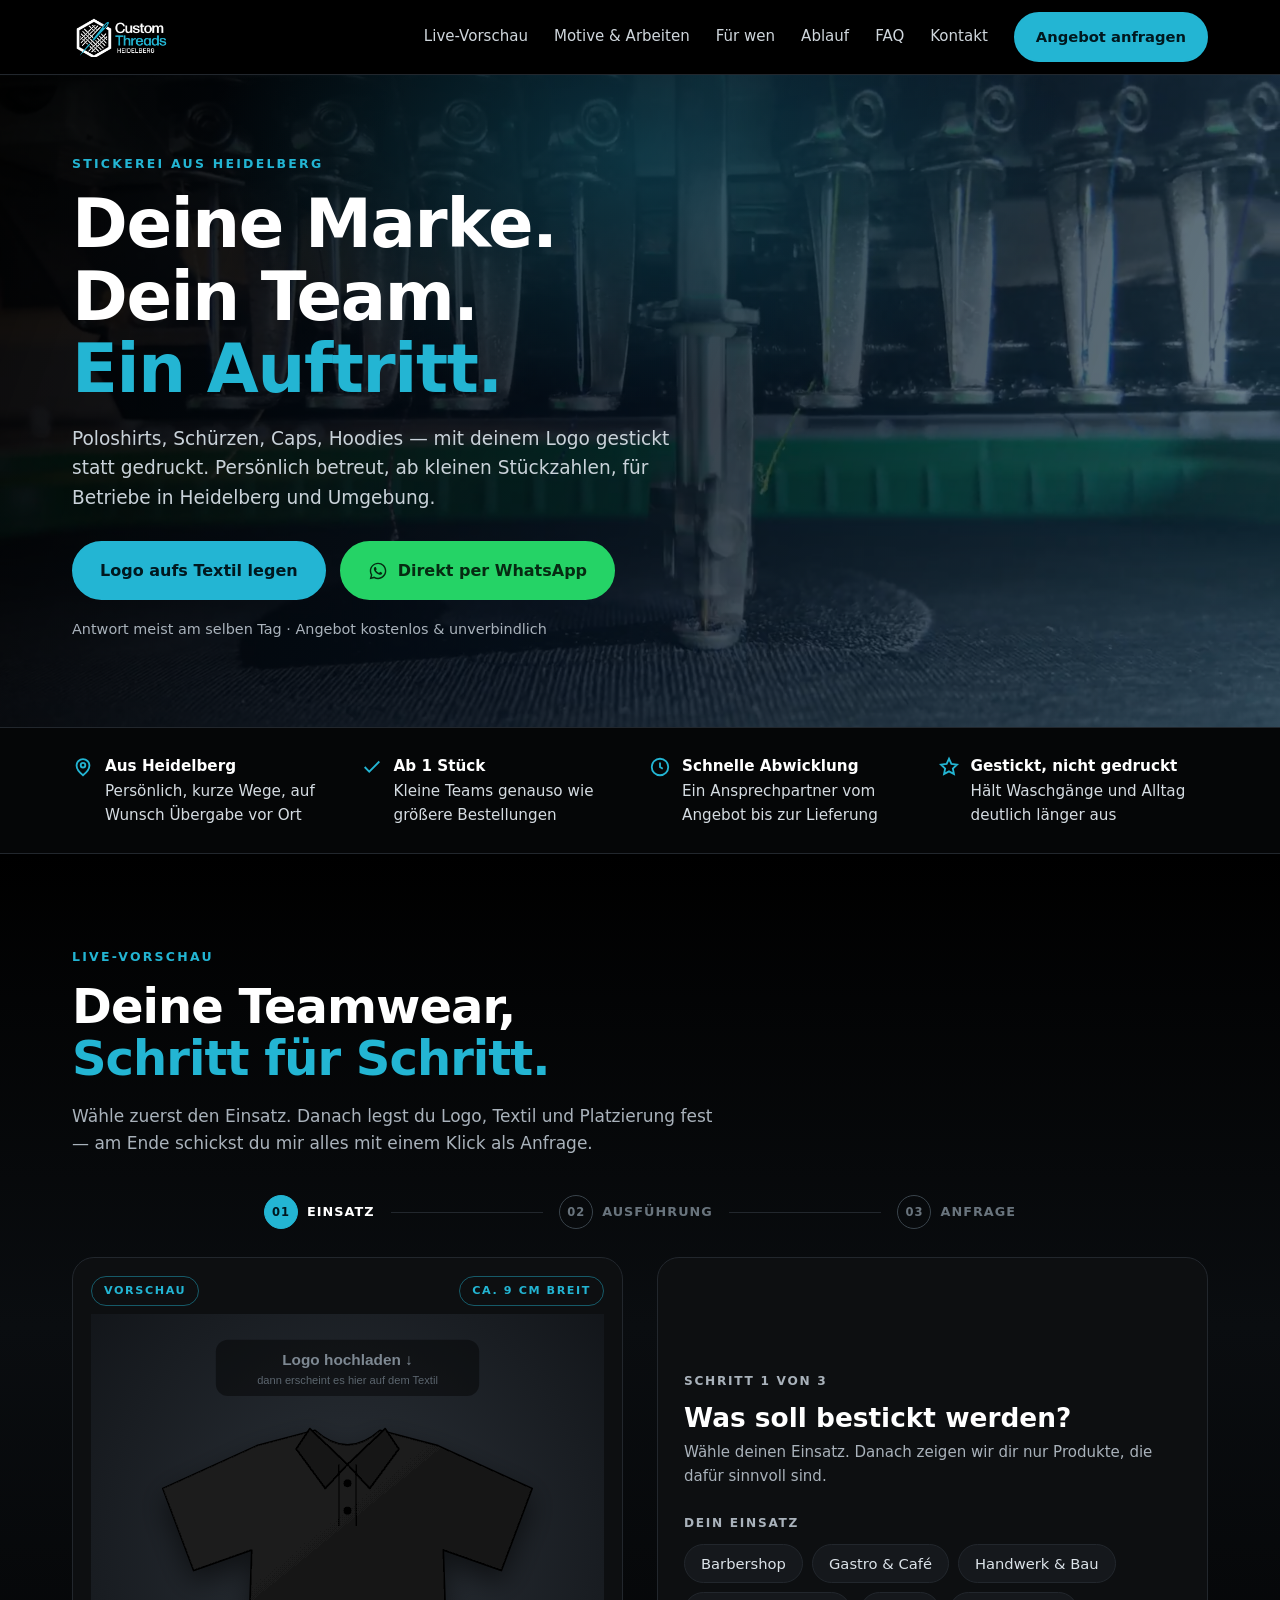
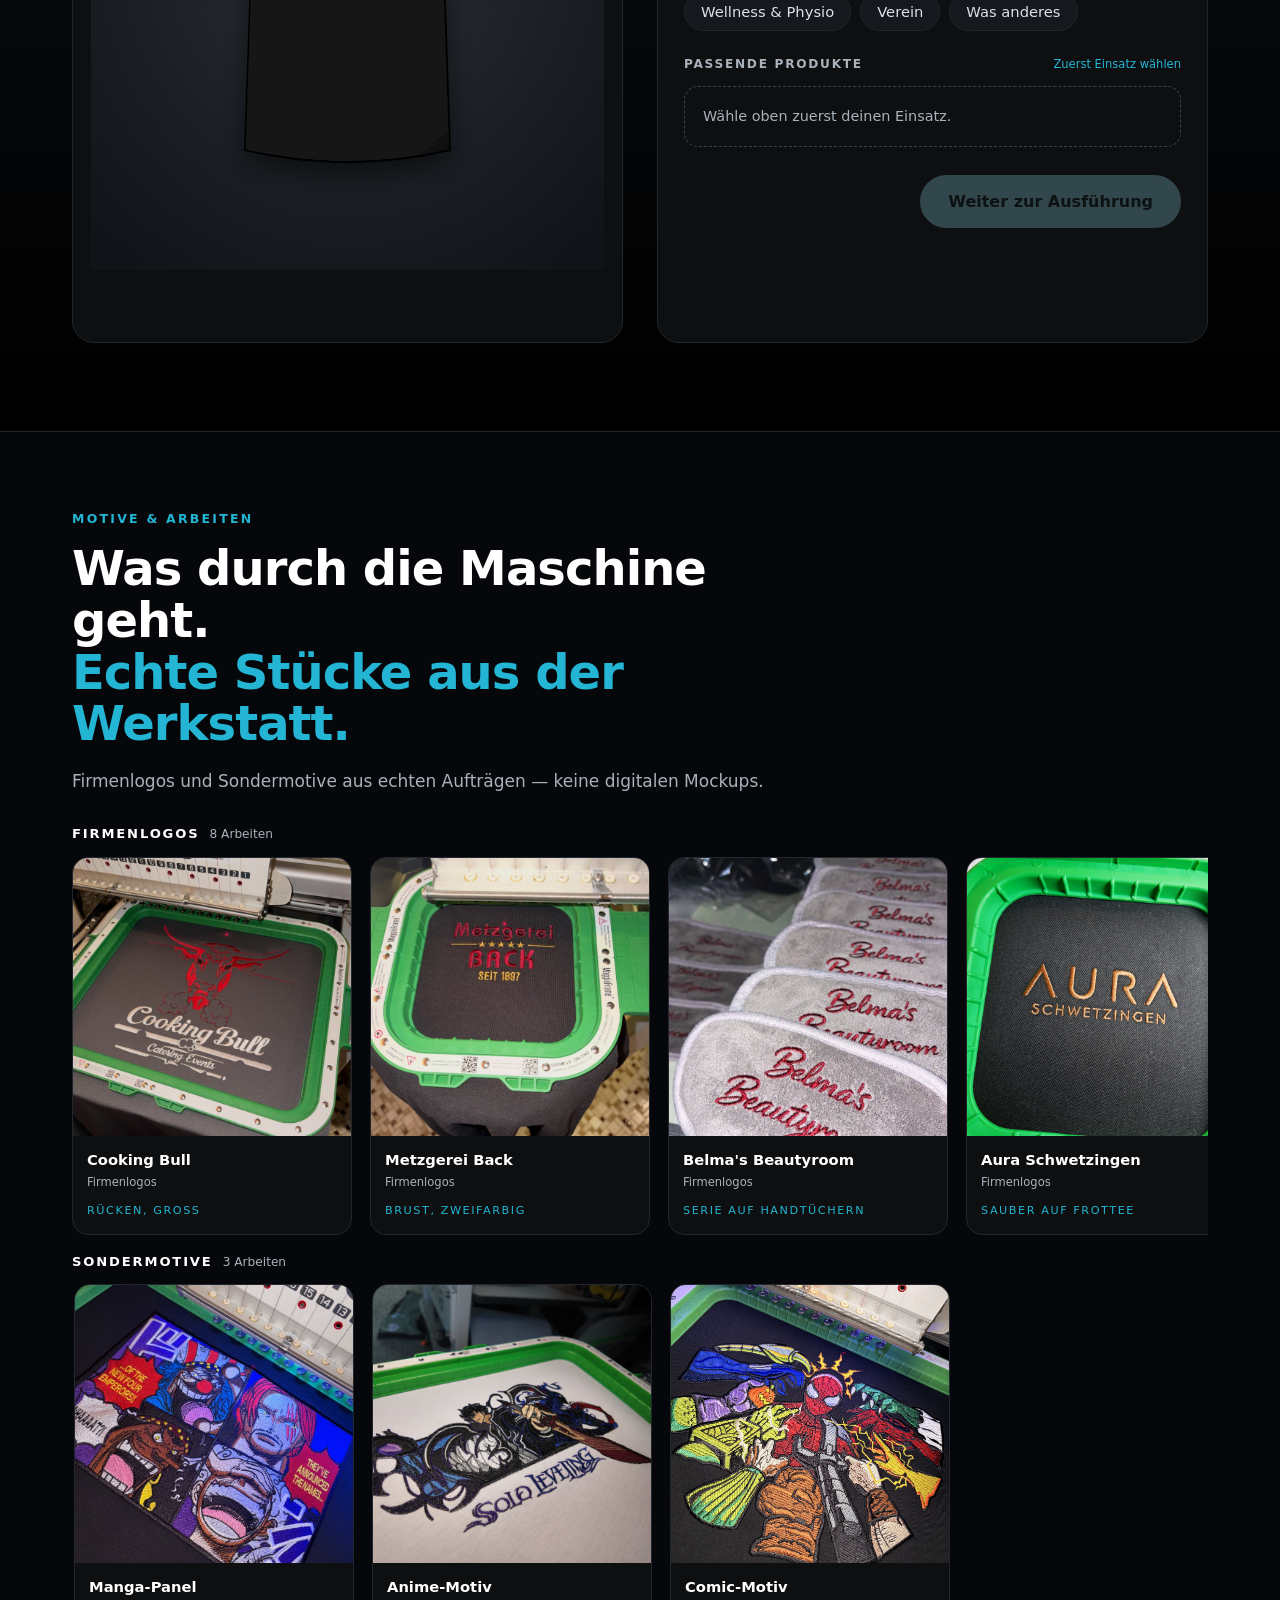
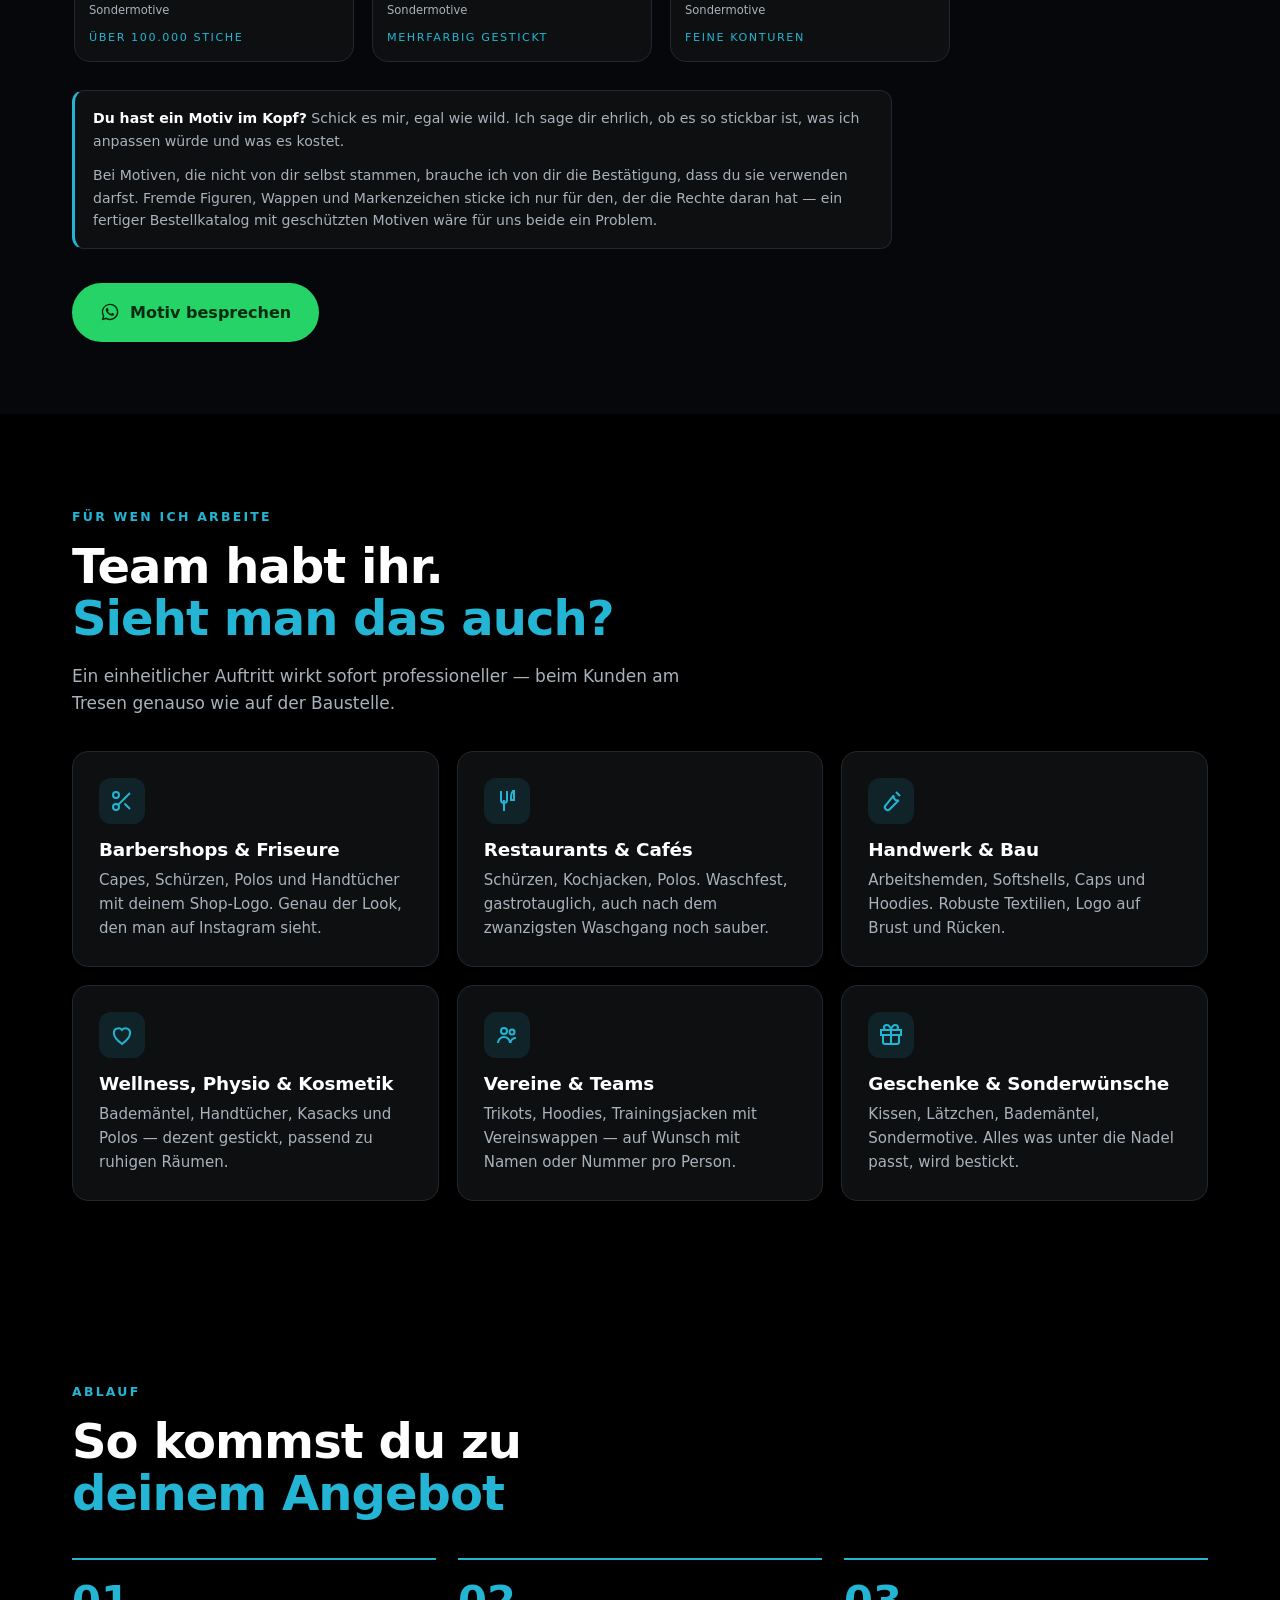
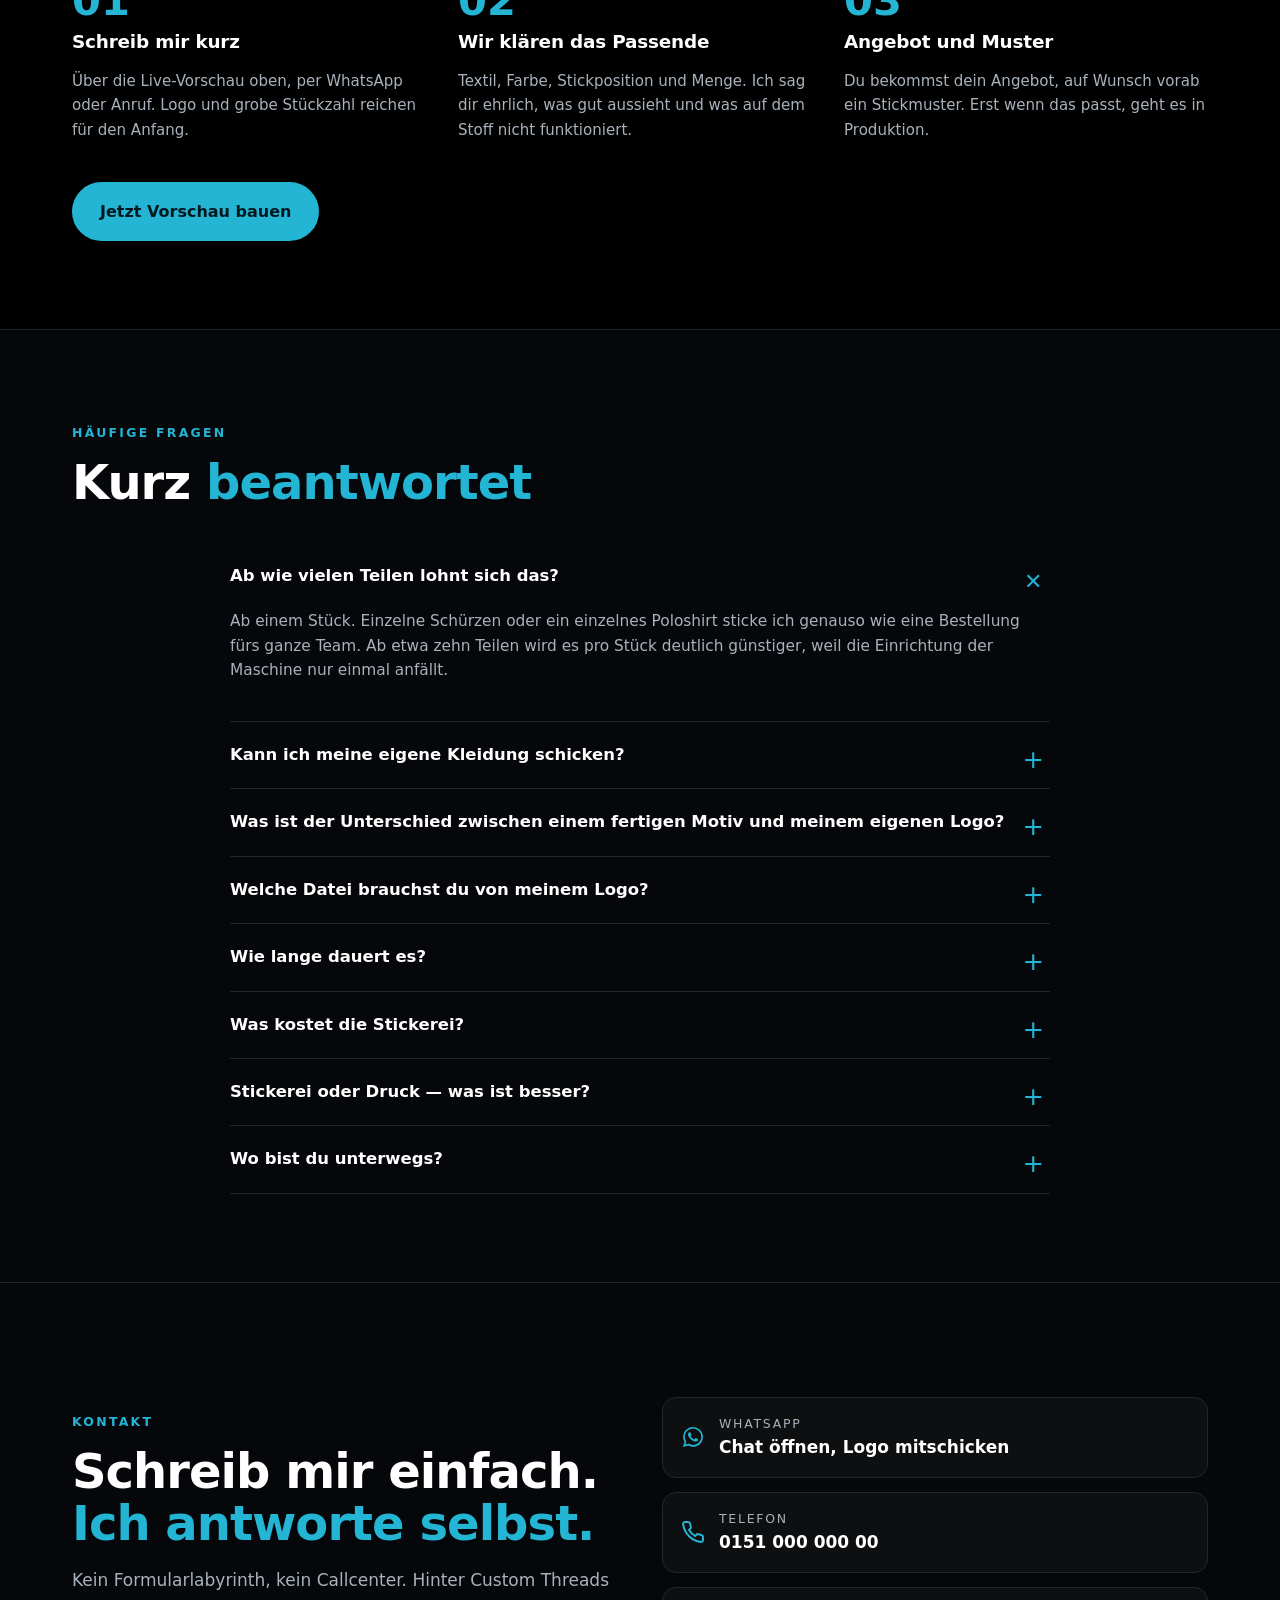
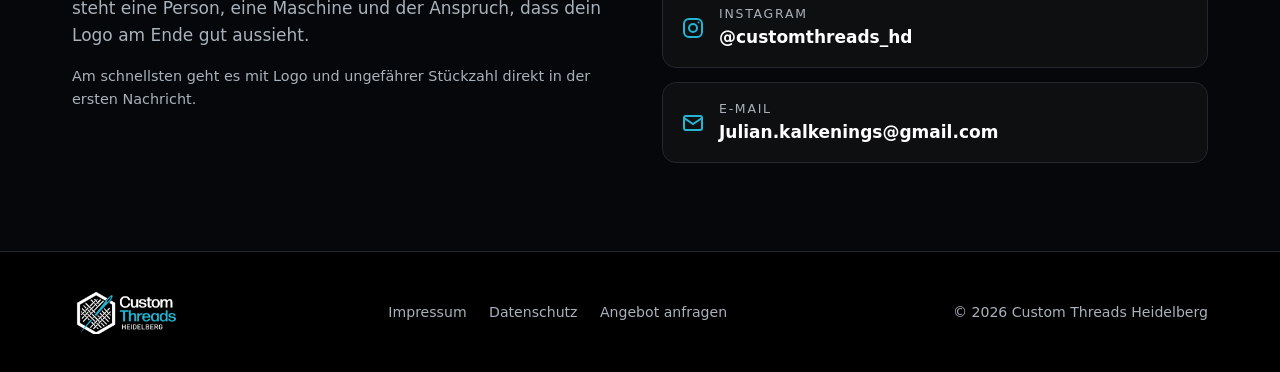
<file: index.html>
<!DOCTYPE html>
<html lang="de">
<head>
<meta charset="utf-8">
<meta name="viewport" content="width=device-width, initial-scale=1">
<title>Stickerei Heidelberg: Arbeitskleidung besticken lassen | Custom Threads</title>
<meta name="description" content="Stickerei in Heidelberg: Poloshirts, Schürzen, Caps und Teamwear mit deinem Logo besticken lassen, ab kleinen Stückzahlen. Logo online aufs Textil legen und Angebot per WhatsApp anfragen.">
<meta name="theme-color" content="#000000">
<meta http-equiv="Content-Security-Policy" content="default-src 'none'; script-src 'self'; style-src 'self' 'unsafe-inline'; img-src 'self' data:; font-src 'self'; base-uri 'none'; form-action 'none'; frame-ancestors 'none'; upgrade-insecure-requests">
<meta name="referrer" content="no-referrer">
<link rel="canonical" href="https://DEINE-DOMAIN.de/">
<meta property="og:url" content="https://DEINE-DOMAIN.de/">
<link rel="icon" href="img/mark.png">
<meta property="og:title" content="Custom Threads Heidelberg — Bestickte Teamwear">
<meta property="og:description" content="Dein Logo. Qualitativ bestickt. Ab kleinen Stückzahlen. Leg dein Logo online aufs Textil und schick die Anfrage in 30 Sekunden per WhatsApp.">
<meta property="og:image" content="https://DEINE-DOMAIN.de/img/share.jpg">
<meta property="og:image:width" content="1200">
<meta property="og:image:height" content="630">
<meta property="og:image:alt" content="Custom Threads Heidelberg, Stickerei für Arbeitskleidung">
<meta property="og:site_name" content="Custom Threads Heidelberg">
<meta property="og:locale" content="de_DE">
<meta name="twitter:card" content="summary_large_image">
<meta property="og:type" content="website">
<script type="application/ld+json">
{
  "@context": "https://schema.org",
  "@type": "LocalBusiness",
  "@id": "https://DEINE-DOMAIN.de/#business",
  "name": "Custom Threads Heidelberg",
  "description": "Stickerei in Heidelberg für bestickte Arbeitskleidung und Teamwear. Poloshirts, Schürzen, Caps, Hoodies und Handtücher mit Firmenlogo, ab kleinen Stückzahlen.",
  "url": "https://DEINE-DOMAIN.de/",
  "logo": "https://DEINE-DOMAIN.de/img/logo.png",
  "image": "https://DEINE-DOMAIN.de/img/share.jpg",
  "telephone": "[+49 151 ...]",
  "email": "[deine@adresse.de]",
  "priceRange": "$$",
  "address": {
    "@type": "PostalAddress",
    "streetAddress": "[Straße und Hausnummer]",
    "postalCode": "[PLZ]",
    "addressLocality": "Heidelberg",
    "addressRegion": "Baden-Württemberg",
    "addressCountry": "DE"
  },
  "geo": {
    "@type": "GeoCoordinates",
    "latitude": "[49.4...]",
    "longitude": "[8.6...]"
  },
  "areaServed": [
    {
      "@type": "City",
      "name": "Heidelberg"
    },
    {
      "@type": "City",
      "name": "Mannheim"
    },
    {
      "@type": "City",
      "name": "Leimen"
    },
    {
      "@type": "City",
      "name": "Wiesloch"
    },
    {
      "@type": "City",
      "name": "Walldorf"
    },
    {
      "@type": "City",
      "name": "Schwetzingen"
    },
    {
      "@type": "City",
      "name": "Eppelheim"
    },
    {
      "@type": "City",
      "name": "Neckargemünd"
    },
    {
      "@type": "City",
      "name": "Sandhausen"
    },
    {
      "@type": "City",
      "name": "Weinheim"
    }
  ],
  "openingHoursSpecification": [
    {
      "@type": "OpeningHoursSpecification",
      "dayOfWeek": [
        "Monday",
        "Tuesday",
        "Wednesday",
        "Thursday",
        "Friday"
      ],
      "opens": "[09:00]",
      "closes": "[18:00]"
    }
  ],
  "sameAs": [
    "https://www.instagram.com/customthreads_hd/"
  ],
  "knowsLanguage": [
    "de",
    "en"
  ],
  "hasOfferCatalog": {
    "@type": "OfferCatalog",
    "name": "Sticklieferungen",
    "itemListElement": [
      {
        "@type": "Offer",
        "itemOffered": {
          "@type": "Service",
          "name": "Poloshirts besticken"
        }
      },
      {
        "@type": "Offer",
        "itemOffered": {
          "@type": "Service",
          "name": "Schürzen besticken"
        }
      },
      {
        "@type": "Offer",
        "itemOffered": {
          "@type": "Service",
          "name": "Caps besticken"
        }
      },
      {
        "@type": "Offer",
        "itemOffered": {
          "@type": "Service",
          "name": "Hoodies und Sweatshirts besticken"
        }
      },
      {
        "@type": "Offer",
        "itemOffered": {
          "@type": "Service",
          "name": "T-Shirts besticken"
        }
      },
      {
        "@type": "Offer",
        "itemOffered": {
          "@type": "Service",
          "name": "Arbeitsjacken besticken"
        }
      },
      {
        "@type": "Offer",
        "itemOffered": {
          "@type": "Service",
          "name": "Handtücher besticken"
        }
      },
      {
        "@type": "Offer",
        "itemOffered": {
          "@type": "Service",
          "name": "Sondermotive sticken"
        }
      }
    ]
  }
}
</script>
<script type="application/ld+json">
{
  "@context": "https://schema.org",
  "@type": "FAQPage",
  "@id": "https://DEINE-DOMAIN.de/#faq",
  "mainEntity": [
    {
      "@type": "Question",
      "name": "Ab wie vielen Teilen lohnt sich das?",
      "acceptedAnswer": {
        "@type": "Answer",
        "text": "Ab einem Stück. Einzelne Schürzen oder ein einzelnes Poloshirt sticke ich genauso wie eine Bestellung fürs ganze Team. Ab etwa zehn Teilen wird es pro Stück deutlich günstiger, weil die Einrichtung der Maschine nur einmal anfällt."
      }
    },
    {
      "@type": "Question",
      "name": "Kann ich meine eigene Kleidung schicken?",
      "acceptedAnswer": {
        "@type": "Answer",
        "text": "Ja. Viele bringen ihre vorhandenen Schürzen, Jacken oder Polos vorbei oder schicken sie mir zu. Sag mir vorher kurz, um welches Material es geht — bei sehr dünnen, elastischen oder beschichteten Stoffen bespreche ich vorher, was möglich ist."
      }
    },
    {
      "@type": "Question",
      "name": "Was ist der Unterschied zwischen einem fertigen Motiv und meinem eigenen Logo?",
      "acceptedAnswer": {
        "@type": "Answer",
        "text": "Bevor irgendetwas gestickt werden kann, muss aus deiner Bilddatei eine Stickdatei werden — jede Fläche wird dabei in Stiche übersetzt. Das ist Handarbeit am Rechner und fällt einmal pro Motiv an. Bei den Motiven aus dem Portfolio ist dieser Schritt schon erledigt, deshalb lohnt sich dort auch ein einzelnes Teil. Bei deinem eigenen Logo kommt die Digitalisierung einmalig dazu, danach liegt die Datei bei mir und jede Nachbestellung läuft ohne diesen Aufwand."
      }
    },
    {
      "@type": "Question",
      "name": "Welche Datei brauchst du von meinem Logo?",
      "acceptedAnswer": {
        "@type": "Answer",
        "text": "Am liebsten eine Vektordatei (SVG, AI, EPS oder PDF). Ein sauberes PNG mit hoher Auflösung geht auch. Aus deiner Datei entsteht eine Stickdatei — das ist ein eigener Arbeitsschritt, bei dem jede Fläche in Stiche übersetzt wird. Ein Foto oder ein Screenshot aus Instagram reicht dafür in der Regel nicht."
      }
    },
    {
      "@type": "Question",
      "name": "Wie lange dauert es?",
      "acceptedAnswer": {
        "@type": "Answer",
        "text": "Das hängt an Menge und Textil. Bei kleinen Aufträgen mit vorhandener Ware geht es sehr schnell, bei größeren Bestellungen kommt die Lieferzeit des Textilherstellers dazu. Wenn du einen festen Termin hast, sag ihn mir gleich in der Anfrage — dann sage ich dir ehrlich, ob das machbar ist."
      }
    },
    {
      "@type": "Question",
      "name": "Was kostet die Stickerei?",
      "acceptedAnswer": {
        "@type": "Answer",
        "text": "Der Preis setzt sich zusammen aus dem Textil, der Größe und Stichzahl des Motivs und der Stückzahl. Ein kleines Brustlogo ist günstiger als ein großes Rückenmotiv. Das Angebot selbst ist kostenlos und unverbindlich — schick mir dein Logo und du bekommst eine konkrete Zahl statt einer Preisliste, die eh nicht passt."
      }
    },
    {
      "@type": "Question",
      "name": "Stickerei oder Druck — was ist besser?",
      "acceptedAnswer": {
        "@type": "Answer",
        "text": "Stickerei hält im Alltag deutlich länger, wirkt hochwertiger und verzieht sich beim Waschen nicht. Sie stößt aber bei sehr feinen Details und winziger Schrift an ihre Grenzen, und große vollflächige Motive werden schwer und teuer. Für Logos, Schriftzüge und Wappen ist Sticken fast immer die bessere Wahl. Wenn Druck bei deinem Motiv sinnvoller wäre, sage ich dir das."
      }
    },
    {
      "@type": "Question",
      "name": "Wo bist du unterwegs?",
      "acceptedAnswer": {
        "@type": "Answer",
        "text": "Heidelberg und die Region drumherum — Mannheim, Schwetzingen, Leimen, Walldorf, Wiesloch. Übergabe vor Ort ist meistens möglich, Versand geht deutschlandweit."
      }
    }
  ]
}
</script>
<link rel="stylesheet" href="css/style.css">
</head>
<body>

<header>
  <div class="wrap nav">
    <a class="logo" href="#top" aria-label="Custom Threads Heidelberg"><img src="img/logo.png" alt="Custom Threads Heidelberg" width="370" height="150"></a>
    <button class="burger" id="burger" aria-label="Menü" aria-expanded="false">
      <svg viewBox="0 0 24 24" fill="none" stroke="currentColor" stroke-width="2"><path d="M3 6h18M3 12h18M3 18h18"/></svg>
    </button>
    <nav id="mainnav">
      <a href="#vorschau">Live-Vorschau</a>
      <a href="#motive">Motive &amp; Arbeiten</a>
      <a href="#branchen">Für wen</a>
      <a href="#ablauf">Ablauf</a>
      <a href="#faq">FAQ</a>
      <a href="#kontakt">Kontakt</a>
    </nav>
    <a class="btn btn-cyan" href="#vorschau">Angebot anfragen</a>
  </div>
</header>

<main id="top">

<!-- ================= HERO ================= -->
<section class="hero">
  <div class="wrap hero-grid">
    <div>
      <span class="eyebrow">Stickerei aus Heidelberg</span>
      <h1><span>Deine Marke.</span><span>Dein Team.</span><span class="c">Ein Auftritt.</span></h1>
      <p class="lead">
        Poloshirts, Schürzen, Caps, Hoodies — mit deinem Logo gestickt statt gedruckt.
        Persönlich betreut, ab kleinen Stückzahlen, für Betriebe in Heidelberg und Umgebung.
      </p>
      <div class="hero-cta">
        <a class="btn btn-cyan" href="#vorschau">Logo aufs Textil legen</a>
        <a class="btn btn-wa" href="#" data-wa-simple>
          <svg viewBox="0 0 24 24" fill="currentColor"><path d="M12.04 2c-5.46 0-9.9 4.44-9.9 9.9 0 1.75.46 3.45 1.32 4.95L2 22l5.3-1.39a9.86 9.86 0 0 0 4.74 1.21h.01c5.46 0 9.9-4.44 9.9-9.9 0-2.65-1.03-5.14-2.9-7.01A9.82 9.82 0 0 0 12.04 2Zm0 18.02h-.01a8.2 8.2 0 0 1-4.19-1.15l-.3-.18-3.11.82.83-3.04-.2-.31a8.19 8.19 0 0 1-1.26-4.36c0-4.54 3.7-8.23 8.24-8.23 2.2 0 4.27.86 5.82 2.42a8.18 8.18 0 0 1 2.41 5.82c0 4.54-3.69 8.21-8.23 8.21Zm4.52-6.16c-.25-.12-1.47-.72-1.69-.81-.23-.08-.39-.12-.56.13-.16.24-.64.8-.78.97-.14.16-.29.18-.54.06-.25-.13-1.05-.39-1.99-1.23-.74-.66-1.23-1.47-1.38-1.72-.14-.25-.01-.38.11-.5.11-.11.25-.29.37-.43.13-.15.17-.25.25-.41.09-.17.04-.31-.02-.43-.06-.12-.56-1.34-.76-1.84-.2-.48-.4-.42-.56-.43h-.47c-.17 0-.43.06-.66.31-.22.25-.86.85-.86 2.07 0 1.22.89 2.4 1.01 2.56.12.17 1.75 2.67 4.23 3.74.59.26 1.05.41 1.41.52.59.19 1.13.16 1.56.1.48-.07 1.47-.6 1.68-1.18.21-.58.21-1.08.14-1.18-.06-.11-.22-.17-.47-.29Z"/></svg>
          Direkt per WhatsApp
        </a>
      </div>
      <p class="hero-note">Antwort meist am selben Tag · Angebot kostenlos &amp; unverbindlich</p>
    </div>
  </div>
</section>

<!-- ================= TRUST ================= -->
<div class="trust">
  <div class="wrap">
    <ul>
      <li><svg viewBox="0 0 24 24" fill="none" stroke="currentColor" stroke-width="2"><path d="M12 21s-7-5.4-7-10.6A7 7 0 0 1 19 10.4C19 15.6 12 21 12 21Z"/><circle cx="12" cy="10" r="2.5"/></svg><span><b>Aus Heidelberg</b>Persönlich, kurze Wege, auf Wunsch Übergabe vor Ort</span></li>
      <li><svg viewBox="0 0 24 24" fill="none" stroke="currentColor" stroke-width="2"><path d="M20 6 9 17l-5-5"/></svg><span><b>Ab 1 Stück</b>Kleine Teams genauso wie größere Bestellungen</span></li>
      <li><svg viewBox="0 0 24 24" fill="none" stroke="currentColor" stroke-width="2"><circle cx="12" cy="12" r="9"/><path d="M12 7v5l3 2"/></svg><span><b>Schnelle Abwicklung</b>Ein Ansprechpartner vom Angebot bis zur Lieferung</span></li>
      <li><svg viewBox="0 0 24 24" fill="none" stroke="currentColor" stroke-width="2"><path d="m12 3 2.6 5.6 6.1.8-4.5 4.2 1.2 6.1L12 16.8 6.6 19.7l1.2-6.1L3.3 9.4l6.1-.8Z"/></svg><span><b>Gestickt, nicht gedruckt</b>Hält Waschgänge und Alltag deutlich länger aus</span></li>
    </ul>
  </div>
</div>

<!-- ================= KONFIGURATOR ================= -->
<section class="cfg" id="vorschau">
  <div class="wrap">
    <div class="cfg-head reveal">
      <span class="eyebrow">Live-Vorschau</span>
      <h2>Deine Teamwear,<br><span class="c">Schritt für Schritt.</span></h2>
      <p class="muted">
        Wähle zuerst den Einsatz. Danach legst du Logo, Textil und Platzierung fest — am Ende
        schickst du mir alles mit einem Klick als Anfrage.
      </p>
    </div>

    <nav class="cfg-progress reveal" id="cfg-progress" aria-label="Schritte der Vorschau">
      <button type="button" class="cfg-progress-step active" data-step-nav="1" aria-current="step">
        <span>01</span><b>Einsatz</b>
      </button>
      <i aria-hidden="true"></i>
      <button type="button" class="cfg-progress-step" data-step-nav="2">
        <span>02</span><b>Ausführung</b>
      </button>
      <i aria-hidden="true"></i>
      <button type="button" class="cfg-progress-step" data-step-nav="3">
        <span>03</span><b>Anfrage</b>
      </button>
    </nav>

    <div class="cfg-grid">
      <!-- ---------- Bühne ---------- -->
      <div class="stage reveal">
        <div class="stage-top">
          <span class="badge">Vorschau</span>
          <span class="badge" id="size-badge">ca. 9 cm breit</span>
        </div>

        <svg id="stage-svg" viewBox="0 0 600 650" role="img" aria-label="Vorschau des Textils mit deinem Logo">
          <defs>
            <!-- Stichtextur: feine Diagonalstiche -->
            <pattern id="stitchPat" width="6" height="6" patternUnits="userSpaceOnUse" patternTransform="rotate(38)">
              <rect width="6" height="6" fill="rgba(255,255,255,0)"/>
              <rect width="6" height="2.1" fill="rgba(255,255,255,.30)"/>
              <rect y="3" width="6" height="2.1" fill="rgba(0,0,0,.30)"/>
            </pattern>
            <!-- leichte Fadenunruhe an den Kanten -->
            <filter id="thread" x="-15%" y="-15%" width="130%" height="130%">
              <feTurbulence type="fractalNoise" baseFrequency="0.55" numOctaves="2" seed="7" result="n"/>
              <feDisplacementMap in="SourceGraphic" in2="n" scale="1.6" xChannelSelector="R" yChannelSelector="G"/>
            </filter>
            <mask id="logoMask" maskUnits="userSpaceOnUse" style="mask-type:alpha">
              <image id="mask-img" x="0" y="0" width="100" height="100" preserveAspectRatio="xMidYMid meet"/>
            </mask>
            <linearGradient id="shade" x1="0.05" y1="0" x2="0.95" y2="1">
              <stop offset="0" stop-color="#fff" stop-opacity=".055"/>
              <stop offset=".42" stop-color="#fff" stop-opacity=".02"/>
              <stop offset=".72" stop-color="#000" stop-opacity=".05"/>
              <stop offset="1" stop-color="#000" stop-opacity=".2"/>
            </linearGradient>
            <radialGradient id="studio" cx="50%" cy="42%" r="72%">
              <stop offset="0" stop-color="#2b3138"/>
              <stop offset="1" stop-color="#101317"/>
            </radialGradient>
            <filter id="soft" x="-20%" y="-20%" width="140%" height="140%">
              <feDropShadow dx="0" dy="14" stdDeviation="16" flood-color="#000" flood-opacity=".55"/>
            </filter>
          </defs>

          <rect width="600" height="650" fill="url(#studio)"/>
          <g id="garment" filter="url(#soft)"></g>
          <g id="logo-layer" style="display:none">
            <image id="logo-img" preserveAspectRatio="xMidYMid meet" filter="url(#thread)"/>
            <rect id="logo-tex" mask="url(#logoMask)" fill="url(#stitchPat)" style="mix-blend-mode:overlay"/>
            <rect id="logo-hit" fill="transparent" style="cursor:grab"/>
          </g>
          <g id="placeholder">
            <rect x="146" y="30" width="308" height="66" rx="14" fill="#000" opacity=".45"/>
            <text x="300" y="60" text-anchor="middle" fill="#7d8892" font-family="Poppins,sans-serif" font-size="18" font-weight="600">Logo hochladen ↓</text>
            <text x="300" y="82" text-anchor="middle" fill="#5b656e" font-family="Poppins,sans-serif" font-size="13">dann erscheint es hier auf dem Textil</text>
          </g>
        </svg>

        <p class="stage-hint" id="drag-hint">Tipp: Du kannst das Motiv mit der Maus oder dem Finger verschieben.</p>

      </div>

      <!-- ---------- Steuerung ---------- -->
      <div class="panel reveal">
        <div class="cfg-carousel" id="cfg-carousel">
          <section class="cfg-step active" data-step="1" aria-labelledby="step-title-1">
            <span class="flabel">Schritt 1 von 3</span>
            <h3 id="step-title-1">Was soll bestickt werden?</h3>
            <p class="step-lead" id="branche-hint">Wähle deinen Einsatz. Danach zeigen wir dir nur Produkte, die dafür sinnvoll sind.</p>
            <div class="field">
              <span class="flabel">Dein Einsatz</span>
              <div class="chips" id="branche" role="group">
                <button class="chip" data-v="Barbershop / Friseur">Barbershop</button>
                <button class="chip" data-v="Gastronomie / Café">Gastro &amp; Café</button>
                <button class="chip" data-v="Handwerk / Bau">Handwerk &amp; Bau</button>
                <button class="chip" data-v="Wellness / Physio">Wellness &amp; Physio</button>
                <button class="chip" data-v="Verein">Verein</button>
                <button class="chip" data-v="Sonstiges">Was anderes</button>
              </div>
            </div>
            <div class="field product-field">
              <div class="field-title-row"><span class="flabel">Passende Produkte</span><span class="product-note" id="produkt-hint">Zuerst Einsatz wählen</span></div>
              <div class="produktwahl" id="produkt" role="group"></div>
            </div>
            <div class="step-actions">
              <button class="btn btn-cyan" type="button" id="next-step-1" disabled>Weiter zur Ausführung</button>
            </div>
          </section>

          <section class="cfg-step" data-step="2" aria-labelledby="step-title-2" hidden>
            <span class="flabel">Schritt 2 von 3</span>
            <h3 id="step-title-2">Jetzt wird es deine Vorschau.</h3>
            <p class="step-lead">Lade dein Logo hoch und entscheide, wie es auf dem Textil sitzen soll.</p>

            <div class="drop" id="drop">
              <input type="file" id="file" accept="image/png,image/jpeg,image/webp,image/svg+xml">
              <b>Logo hierher ziehen oder klicken</b>
              <span>PNG, JPG oder SVG — bleibt in deinem Browser.</span>
            </div>
            <div class="motiv-active" id="motiv-active">
              <img id="motiv-active-img" alt="">
              <div><div class="t" id="motiv-active-name">—</div><div class="s">Vorschau-Logo</div></div>
              <button type="button" id="motiv-clear">Entfernen</button>
            </div>
            <div class="minis">
              <span class="minis-label">Noch kein eigenes Logo zur Hand?</span>
              <div class="mini-row" id="motiv-grid" role="group" aria-label="Custom Threads Logo testen"></div>
            </div>

            <div class="field compact-field">
              <span class="flabel">Stoff &amp; Passform</span>
              <div class="artikel"><label class="sr-only" for="artikel">Stoff und Passform</label><select id="artikel"></select><p class="meta" id="artikel-meta"></p></div>
            </div>
            <div class="field compact-field">
              <span class="flabel">Textilfarbe</span>
              <div class="swatches" id="farbe" role="group"></div><p class="farbe-name" id="farbe-name"></p>
            </div>
            <div class="field compact-field">
              <span class="flabel">Ansicht &amp; Position</span>
              <div class="chips" id="ansicht" role="group" style="margin-bottom:12px"></div><div class="chips" id="position" role="group"></div>
            </div>
            <div class="field compact-field">
              <div class="rangerow"><span class="flabel" style="margin:0">Motivgröße</span><output id="size-out">9 cm</output></div>
              <input type="range" id="size" min="3" max="30" step="0.5" value="9">
            </div>
            <div class="step-actions step-actions-split"><button class="btn btn-ghost" type="button" data-step-back="1">Zurück</button><button class="btn btn-cyan" type="button" id="next-step-2">Weiter zur Anfrage</button></div>
          </section>

          <section class="cfg-step" data-step="3" aria-labelledby="step-title-3" hidden>
            <span class="flabel">Schritt 3 von 3</span>
            <h3 id="step-title-3">Fast fertig. Wohin darf das Angebot?</h3>
            <p class="step-lead">Ein paar Angaben helfen mir, deine Anfrage direkt richtig einzuordnen.</p>
            <div class="field">
              <div class="grid2"><input type="text" id="firma" placeholder="Firma / Verein" autocomplete="organization"><input type="number" id="menge" placeholder="Stückzahl" min="1" value="10"></div>
              <div style="margin-top:14px"><input type="text" id="wunsch" placeholder="Bis wann brauchst du es? (optional)"></div>
            </div>
            <div class="summary"><dl id="summary-dl"></dl></div>
            <div class="cfg-actions">
              <a class="btn btn-wa" id="wa-btn" href="#">
            <svg viewBox="0 0 24 24" fill="currentColor"><path d="M12.04 2c-5.46 0-9.9 4.44-9.9 9.9 0 1.75.46 3.45 1.32 4.95L2 22l5.3-1.39a9.86 9.86 0 0 0 4.74 1.21h.01c5.46 0 9.9-4.44 9.9-9.9 0-2.65-1.03-5.14-2.9-7.01A9.82 9.82 0 0 0 12.04 2Zm0 18.02h-.01a8.2 8.2 0 0 1-4.19-1.15l-.3-.18-3.11.82.83-3.04-.2-.31a8.19 8.19 0 0 1-1.26-4.36c0-4.54 3.7-8.23 8.24-8.23 2.2 0 4.27.86 5.82 2.42a8.18 8.18 0 0 1 2.41 5.82c0 4.54-3.69 8.21-8.23 8.21Zm4.52-6.16c-.25-.12-1.47-.72-1.69-.81-.23-.08-.39-.12-.56.13-.16.24-.64.8-.78.97-.14.16-.29.18-.54.06-.25-.13-1.05-.39-1.99-1.23-.74-.66-1.23-1.47-1.38-1.72-.14-.25-.01-.38.11-.5.11-.11.25-.29.37-.43.13-.15.17-.25.25-.41.09-.17.04-.31-.02-.43-.06-.12-.56-1.34-.76-1.84-.2-.48-.4-.42-.56-.43h-.47c-.17 0-.43.06-.66.31-.22.25-.86.85-.86 2.07 0 1.22.89 2.4 1.01 2.56.12.17 1.75 2.67 4.23 3.74.59.26 1.05.41 1.41.52.59.19 1.13.16 1.56.1.48-.07 1.47-.6 1.68-1.18.21-.58.21-1.08.14-1.18-.06-.11-.22-.17-.47-.29Z"/></svg>
            Anfrage per WhatsApp
          </a>
              <a class="btn btn-ghost" id="tel-btn" href="#">
            <svg viewBox="0 0 24 24" fill="none" stroke="currentColor" stroke-width="2"><path d="M22 16.9v3a2 2 0 0 1-2.2 2 19.8 19.8 0 0 1-8.6-3.1 19.5 19.5 0 0 1-6-6A19.8 19.8 0 0 1 2.1 4.2 2 2 0 0 1 4.1 2h3a2 2 0 0 1 2 1.7c.1 1 .4 1.9.7 2.8a2 2 0 0 1-.5 2.1L8.1 9.9a16 16 0 0 0 6 6l1.3-1.2a2 2 0 0 1 2.1-.5c.9.3 1.8.6 2.8.7a2 2 0 0 1 1.7 2Z"/></svg>
            Lieber anrufen
          </a>
            </div>
            <p class="fineprint">
          Die Vorschau ist eine Simulation und kein verbindliches Stickbild — Fadenfarben und feine
          Details stimmen wir vor der Produktion gemeinsam ab. Dein Logo wird nirgends hochgeladen,
          es bleibt in deinem Browser. Schick es mir im Chat einfach mit.
            </p>
            <div class="step-actions step-actions-split"><button class="btn btn-ghost" type="button" data-step-back="2">Zurück</button><a class="step-reset" href="#vorschau" id="restart-config">Neue Vorschau starten</a></div>
          </section>
        </div>
      </div>
    </div>
  </div>
</section>

<!-- ================= MOTIV-PORTFOLIO ================= -->
<section class="motive" id="motive">
  <div class="wrap">
    <div class="reveal" style="max-width:700px">
      <span class="eyebrow">Motive &amp; Arbeiten</span>
      <h2>Was durch die Maschine geht.<br><span class="c">Echte Stücke aus der Werkstatt.</span></h2>
      <p class="muted">
        Firmenlogos und Sondermotive aus echten Aufträgen — keine digitalen Mockups.
      </p>
    </div>

    <div class="motiv-grid reveal" id="werk-grid"></div>

    <div class="motiv-note reveal">
      <p><b>Du hast ein Motiv im Kopf?</b> Schick es mir, egal wie wild. Ich sage dir ehrlich,
      ob es so stickbar ist, was ich anpassen würde und was es kostet.</p>
      <p style="margin-bottom:0">
        Bei Motiven, die nicht von dir selbst stammen, brauche ich von dir die Bestätigung,
        dass du sie verwenden darfst. Fremde Figuren, Wappen und Markenzeichen sticke ich
        nur für den, der die Rechte daran hat — ein fertiger Bestellkatalog mit geschützten
        Motiven wäre für uns beide ein Problem.
      </p>
    </div>

    <div class="reveal" style="margin-top:34px">
      <a class="btn btn-wa" href="#" data-wa-simple>
        <svg viewBox="0 0 24 24" fill="currentColor"><path d="M12.04 2c-5.46 0-9.9 4.44-9.9 9.9 0 1.75.46 3.45 1.32 4.95L2 22l5.3-1.39a9.86 9.86 0 0 0 4.74 1.21h.01c5.46 0 9.9-4.44 9.9-9.9 0-2.65-1.03-5.14-2.9-7.01A9.82 9.82 0 0 0 12.04 2Zm0 18.02h-.01a8.2 8.2 0 0 1-4.19-1.15l-.3-.18-3.11.82.83-3.04-.2-.31a8.19 8.19 0 0 1-1.26-4.36c0-4.54 3.7-8.23 8.24-8.23 2.2 0 4.27.86 5.82 2.42a8.18 8.18 0 0 1 2.41 5.82c0 4.54-3.69 8.21-8.23 8.21Zm4.52-6.16c-.25-.12-1.47-.72-1.69-.81-.23-.08-.39-.12-.56.13-.16.24-.64.8-.78.97-.14.16-.29.18-.54.06-.25-.13-1.05-.39-1.99-1.23-.74-.66-1.23-1.47-1.38-1.72-.14-.25-.01-.38.11-.5.11-.11.25-.29.37-.43.13-.15.17-.25.25-.41.09-.17.04-.31-.02-.43-.06-.12-.56-1.34-.76-1.84-.2-.48-.4-.42-.56-.43h-.47c-.17 0-.43.06-.66.31-.22.25-.86.85-.86 2.07 0 1.22.89 2.4 1.01 2.56.12.17 1.75 2.67 4.23 3.74.59.26 1.05.41 1.41.52.59.19 1.13.16 1.56.1.48-.07 1.47-.6 1.68-1.18.21-.58.21-1.08.14-1.18-.06-.11-.22-.17-.47-.29Z"/></svg>
        Motiv besprechen
      </a>
    </div>
  </div>
</section>

<!-- ================= BRANCHEN ================= -->
<section id="branchen">
  <div class="wrap">
    <div class="reveal" style="max-width:640px">
      <span class="eyebrow">Für wen ich arbeite</span>
      <h2>Team habt ihr.<br><span class="c">Sieht man das auch?</span></h2>
      <p class="muted">Ein einheitlicher Auftritt wirkt sofort professioneller — beim Kunden am Tresen genauso wie auf der Baustelle.</p>
    </div>
    <div class="cards reveal" style="margin-top:34px">
      <div class="card">
        <div class="ico"><svg viewBox="0 0 24 24" fill="none" stroke="currentColor" stroke-width="2"><circle cx="6" cy="6" r="3"/><circle cx="6" cy="18" r="3"/><path d="M20 4 8.1 15.9M14.5 14.5 20 20"/></svg></div>
        <h3>Barbershops &amp; Friseure</h3>
        <p>Capes, Schürzen, Polos und Handtücher mit deinem Shop-Logo. Genau der Look, den man auf Instagram sieht.</p>
      </div>
      <div class="card">
        <div class="ico"><svg viewBox="0 0 24 24" fill="none" stroke="currentColor" stroke-width="2"><path d="M6 2v9a3 3 0 0 0 6 0V2M9 11v11M18 2c-1.7 1.6-2 4-2 6v3h3V2Z"/></svg></div>
        <h3>Restaurants &amp; Cafés</h3>
        <p>Schürzen, Kochjacken, Polos. Waschfest, gastrotauglich, auch nach dem zwanzigsten Waschgang noch sauber.</p>
      </div>
      <div class="card">
        <div class="ico"><svg viewBox="0 0 24 24" fill="none" stroke="currentColor" stroke-width="2"><path d="M14.7 6.3a4 4 0 0 0 5 5l-9 9a2.8 2.8 0 0 1-4-4Z"/><path d="m17 3 4 4"/></svg></div>
        <h3>Handwerk &amp; Bau</h3>
        <p>Arbeitshemden, Softshells, Caps und Hoodies. Robuste Textilien, Logo auf Brust und Rücken.</p>
      </div>
      <div class="card">
        <div class="ico"><svg viewBox="0 0 24 24" fill="none" stroke="currentColor" stroke-width="2"><path d="M12 21c-4-3-8-6.2-8-10.5A4.5 4.5 0 0 1 12 7a4.5 4.5 0 0 1 8 3.5C20 14.8 16 18 12 21Z"/></svg></div>
        <h3>Wellness, Physio &amp; Kosmetik</h3>
        <p>Bademäntel, Handtücher, Kasacks und Polos — dezent gestickt, passend zu ruhigen Räumen.</p>
      </div>
      <div class="card">
        <div class="ico"><svg viewBox="0 0 24 24" fill="none" stroke="currentColor" stroke-width="2"><circle cx="9" cy="8" r="3"/><circle cx="17" cy="9" r="2.5"/><path d="M3 20a6 6 0 0 1 12 0M15.5 20a5 5 0 0 1 5.5-4.9"/></svg></div>
        <h3>Vereine &amp; Teams</h3>
        <p>Trikots, Hoodies, Trainingsjacken mit Vereinswappen — auf Wunsch mit Namen oder Nummer pro Person.</p>
      </div>
      <div class="card">
        <div class="ico"><svg viewBox="0 0 24 24" fill="none" stroke="currentColor" stroke-width="2"><path d="M20 12v7a2 2 0 0 1-2 2H6a2 2 0 0 1-2-2v-7"/><path d="M2 7h20v5H2zM12 22V7M12 7H7.5a2.5 2.5 0 0 1 0-5C11 2 12 7 12 7ZM12 7h4.5a2.5 2.5 0 0 0 0-5C13 2 12 7 12 7Z"/></svg></div>
        <h3>Geschenke &amp; Sonderwünsche</h3>
        <p>Kissen, Lätzchen, Bademäntel, Sondermotive. Alles was unter die Nadel passt, wird bestickt.</p>
      </div>
    </div>
  </div>
</section>

<!-- ================= ABLAUF ================= -->
<section id="ablauf">
  <div class="wrap">
    <div class="reveal" style="max-width:640px">
      <span class="eyebrow">Ablauf</span>
      <h2>So kommst du zu<br><span class="c">deinem Angebot</span></h2>
    </div>
    <div class="steps reveal">
      <div class="step">
        <div class="n">01</div>
        <h3>Schreib mir kurz</h3>
        <p>Über die Live-Vorschau oben, per WhatsApp oder Anruf. Logo und grobe Stückzahl reichen für den Anfang.</p>
      </div>
      <div class="step">
        <div class="n">02</div>
        <h3>Wir klären das Passende</h3>
        <p>Textil, Farbe, Stickposition und Menge. Ich sag dir ehrlich, was gut aussieht und was auf dem Stoff nicht funktioniert.</p>
      </div>
      <div class="step">
        <div class="n">03</div>
        <h3>Angebot und Muster</h3>
        <p>Du bekommst dein Angebot, auf Wunsch vorab ein Stickmuster. Erst wenn das passt, geht es in Produktion.</p>
      </div>
    </div>
    <div class="reveal" style="margin-top:40px">
      <a class="btn btn-cyan" href="#vorschau">Jetzt Vorschau bauen</a>
    </div>
  </div>
</section>

<!-- ================= FAQ ================= -->
<section id="faq" class="alt">
  <div class="wrap">
    <div class="reveal" style="max-width:640px">
      <span class="eyebrow">Häufige Fragen</span>
      <h2>Kurz <span class="c">beantwortet</span></h2>
    </div>
    <div class="faq reveal">
      <!-- BITTE PRÜFEN: Zahlen und Zusagen in den Antworten an deine echte Praxis anpassen -->
      <details open>
        <summary>Ab wie vielen Teilen lohnt sich das?</summary>
        <div class="body"><p>Ab einem Stück. Einzelne Schürzen oder ein einzelnes Poloshirt sticke ich genauso wie eine Bestellung fürs ganze Team. Ab etwa zehn Teilen wird es pro Stück deutlich günstiger, weil die Einrichtung der Maschine nur einmal anfällt.</p></div>
      </details>
      <details>
        <summary>Kann ich meine eigene Kleidung schicken?</summary>
        <div class="body"><p>Ja. Viele bringen ihre vorhandenen Schürzen, Jacken oder Polos vorbei oder schicken sie mir zu. Sag mir vorher kurz, um welches Material es geht — bei sehr dünnen, elastischen oder beschichteten Stoffen bespreche ich vorher, was möglich ist.</p></div>
      </details>
      <details>
        <summary>Was ist der Unterschied zwischen einem fertigen Motiv und meinem eigenen Logo?</summary>
        <div class="body"><p>Bevor irgendetwas gestickt werden kann, muss aus deiner Bilddatei eine Stickdatei werden — jede Fläche wird dabei in Stiche übersetzt. Das ist Handarbeit am Rechner und fällt einmal pro Motiv an. Bei den Motiven aus dem Portfolio ist dieser Schritt schon erledigt, deshalb lohnt sich dort auch ein einzelnes Teil. Bei deinem eigenen Logo kommt die Digitalisierung einmalig dazu, danach liegt die Datei bei mir und jede Nachbestellung läuft ohne diesen Aufwand.</p></div>
      </details>
      <details>
        <summary>Welche Datei brauchst du von meinem Logo?</summary>
        <div class="body"><p>Am liebsten eine Vektordatei (SVG, AI, EPS oder PDF). Ein sauberes PNG mit hoher Auflösung geht auch. Aus deiner Datei entsteht eine Stickdatei — das ist ein eigener Arbeitsschritt, bei dem jede Fläche in Stiche übersetzt wird. Ein Foto oder ein Screenshot aus Instagram reicht dafür in der Regel nicht.</p></div>
      </details>
      <details>
        <summary>Wie lange dauert es?</summary>
        <div class="body"><p>Das hängt an Menge und Textil. Bei kleinen Aufträgen mit vorhandener Ware geht es sehr schnell, bei größeren Bestellungen kommt die Lieferzeit des Textilherstellers dazu. Wenn du einen festen Termin hast, sag ihn mir gleich in der Anfrage — dann sage ich dir ehrlich, ob das machbar ist.</p></div>
      </details>
      <details>
        <summary>Was kostet die Stickerei?</summary>
        <div class="body"><p>Der Preis setzt sich zusammen aus dem Textil, der Größe und Stichzahl des Motivs und der Stückzahl. Ein kleines Brustlogo ist günstiger als ein großes Rückenmotiv. Das Angebot selbst ist kostenlos und unverbindlich — schick mir dein Logo und du bekommst eine konkrete Zahl statt einer Preisliste, die eh nicht passt.</p></div>
      </details>
      <details>
        <summary>Stickerei oder Druck — was ist besser?</summary>
        <div class="body"><p>Stickerei hält im Alltag deutlich länger, wirkt hochwertiger und verzieht sich beim Waschen nicht. Sie stößt aber bei sehr feinen Details und winziger Schrift an ihre Grenzen, und große vollflächige Motive werden schwer und teuer. Für Logos, Schriftzüge und Wappen ist Sticken fast immer die bessere Wahl. Wenn Druck bei deinem Motiv sinnvoller wäre, sage ich dir das.</p></div>
      </details>
      <details>
        <summary>Wo bist du unterwegs?</summary>
        <div class="body"><p>Heidelberg und die Region drumherum — Mannheim, Schwetzingen, Leimen, Walldorf, Wiesloch. Übergabe vor Ort ist meistens möglich, Versand geht deutschlandweit.</p></div>
      </details>
    </div>
  </div>
</section>

<!-- ================= KONTAKT ================= -->
<section class="contact" id="kontakt">
  <div class="wrap contact-grid">
    <div class="reveal">
      <span class="eyebrow">Kontakt</span>
      <h2>Schreib mir einfach.<br><span class="c">Ich antworte selbst.</span></h2>
      <p class="muted">
        Kein Formularlabyrinth, kein Callcenter. Hinter Custom Threads steht eine Person,
        eine Maschine und der Anspruch, dass dein Logo am Ende gut aussieht.
      </p>
      <p class="muted" style="font-size:.9rem">Am schnellsten geht es mit Logo und ungefährer Stückzahl direkt in der ersten Nachricht.</p>
    </div>
    <div class="reveal">
      <ul class="contact-list">
        <li><a href="#" data-wa-simple>
          <svg viewBox="0 0 24 24" fill="currentColor"><path d="M12.04 2c-5.46 0-9.9 4.44-9.9 9.9 0 1.75.46 3.45 1.32 4.95L2 22l5.3-1.39a9.86 9.86 0 0 0 4.74 1.21h.01c5.46 0 9.9-4.44 9.9-9.9 0-2.65-1.03-5.14-2.9-7.01A9.82 9.82 0 0 0 12.04 2Zm0 18.02h-.01a8.2 8.2 0 0 1-4.19-1.15l-.3-.18-3.11.82.83-3.04-.2-.31a8.19 8.19 0 0 1-1.26-4.36c0-4.54 3.7-8.23 8.24-8.23 2.2 0 4.27.86 5.82 2.42a8.18 8.18 0 0 1 2.41 5.82c0 4.54-3.69 8.21-8.23 8.21Zm4.52-6.16c-.25-.12-1.47-.72-1.69-.81-.23-.08-.39-.12-.56.13-.16.24-.64.8-.78.97-.14.16-.29.18-.54.06-.25-.13-1.05-.39-1.99-1.23-.74-.66-1.23-1.47-1.38-1.72-.14-.25-.01-.38.11-.5.11-.11.25-.29.37-.43.13-.15.17-.25.25-.41.09-.17.04-.31-.02-.43-.06-.12-.56-1.34-.76-1.84-.2-.48-.4-.42-.56-.43h-.47c-.17 0-.43.06-.66.31-.22.25-.86.85-.86 2.07 0 1.22.89 2.4 1.01 2.56.12.17 1.75 2.67 4.23 3.74.59.26 1.05.41 1.41.52.59.19 1.13.16 1.56.1.48-.07 1.47-.6 1.68-1.18.21-.58.21-1.08.14-1.18-.06-.11-.22-.17-.47-.29Z"/></svg>
          <span><b>WhatsApp</b><span>Chat öffnen, Logo mitschicken</span></span></a></li>
        <li><a href="#" id="tel-link2">
          <svg viewBox="0 0 24 24" fill="none" stroke="currentColor" stroke-width="2"><path d="M22 16.9v3a2 2 0 0 1-2.2 2 19.8 19.8 0 0 1-8.6-3.1 19.5 19.5 0 0 1-6-6A19.8 19.8 0 0 1 2.1 4.2 2 2 0 0 1 4.1 2h3a2 2 0 0 1 2 1.7c.1 1 .4 1.9.7 2.8a2 2 0 0 1-.5 2.1L8.1 9.9a16 16 0 0 0 6 6l1.3-1.2a2 2 0 0 1 2.1-.5c.9.3 1.8.6 2.8.7a2 2 0 0 1 1.7 2Z"/></svg>
          <span><b>Telefon</b><span id="tel-label">—</span></span></a></li>
        <li><a href="https://www.instagram.com/customthreads_hd/" target="_blank" rel="noopener noreferrer">
          <svg viewBox="0 0 24 24" fill="none" stroke="currentColor" stroke-width="2"><rect x="3" y="3" width="18" height="18" rx="5"/><circle cx="12" cy="12" r="4"/><circle cx="17.5" cy="6.5" r="1" fill="currentColor" stroke="none"/></svg>
          <span><b>Instagram</b><span>@customthreads_hd</span></span></a></li>
        <li><a href="mailto:Julian.kalkenings@gmail.com">
          <svg viewBox="0 0 24 24" fill="none" stroke="currentColor" stroke-width="2"><rect x="3" y="5" width="18" height="14" rx="2"/><path d="m3 7 9 6 9-6"/></svg>
          <span><b>E-Mail</b><span>Julian.kalkenings@gmail.com</span></span></a></li>
      </ul>
    </div>
  </div>
</section>

</main>

<footer>
  <div class="wrap foot">
    <img src="img/logo.png" alt="Custom Threads Heidelberg" width="370" height="150">
    <div>
      <a href="impressum.html">Impressum</a>
      <a href="datenschutz.html">Datenschutz</a>
      <a href="#vorschau">Angebot anfragen</a>
    </div>
    <div>© <span id="year">2026</span> Custom Threads Heidelberg</div>
  </div>
</footer>

<div class="mobile-cta">
  <a class="btn btn-wa" href="#" data-wa-simple>WhatsApp</a>
  <a class="btn btn-cyan" href="#vorschau">Vorschau</a>
</div>

<script src="js/config.js"></script>
<script src="js/app.js"></script>
</body>
</html>
</file>
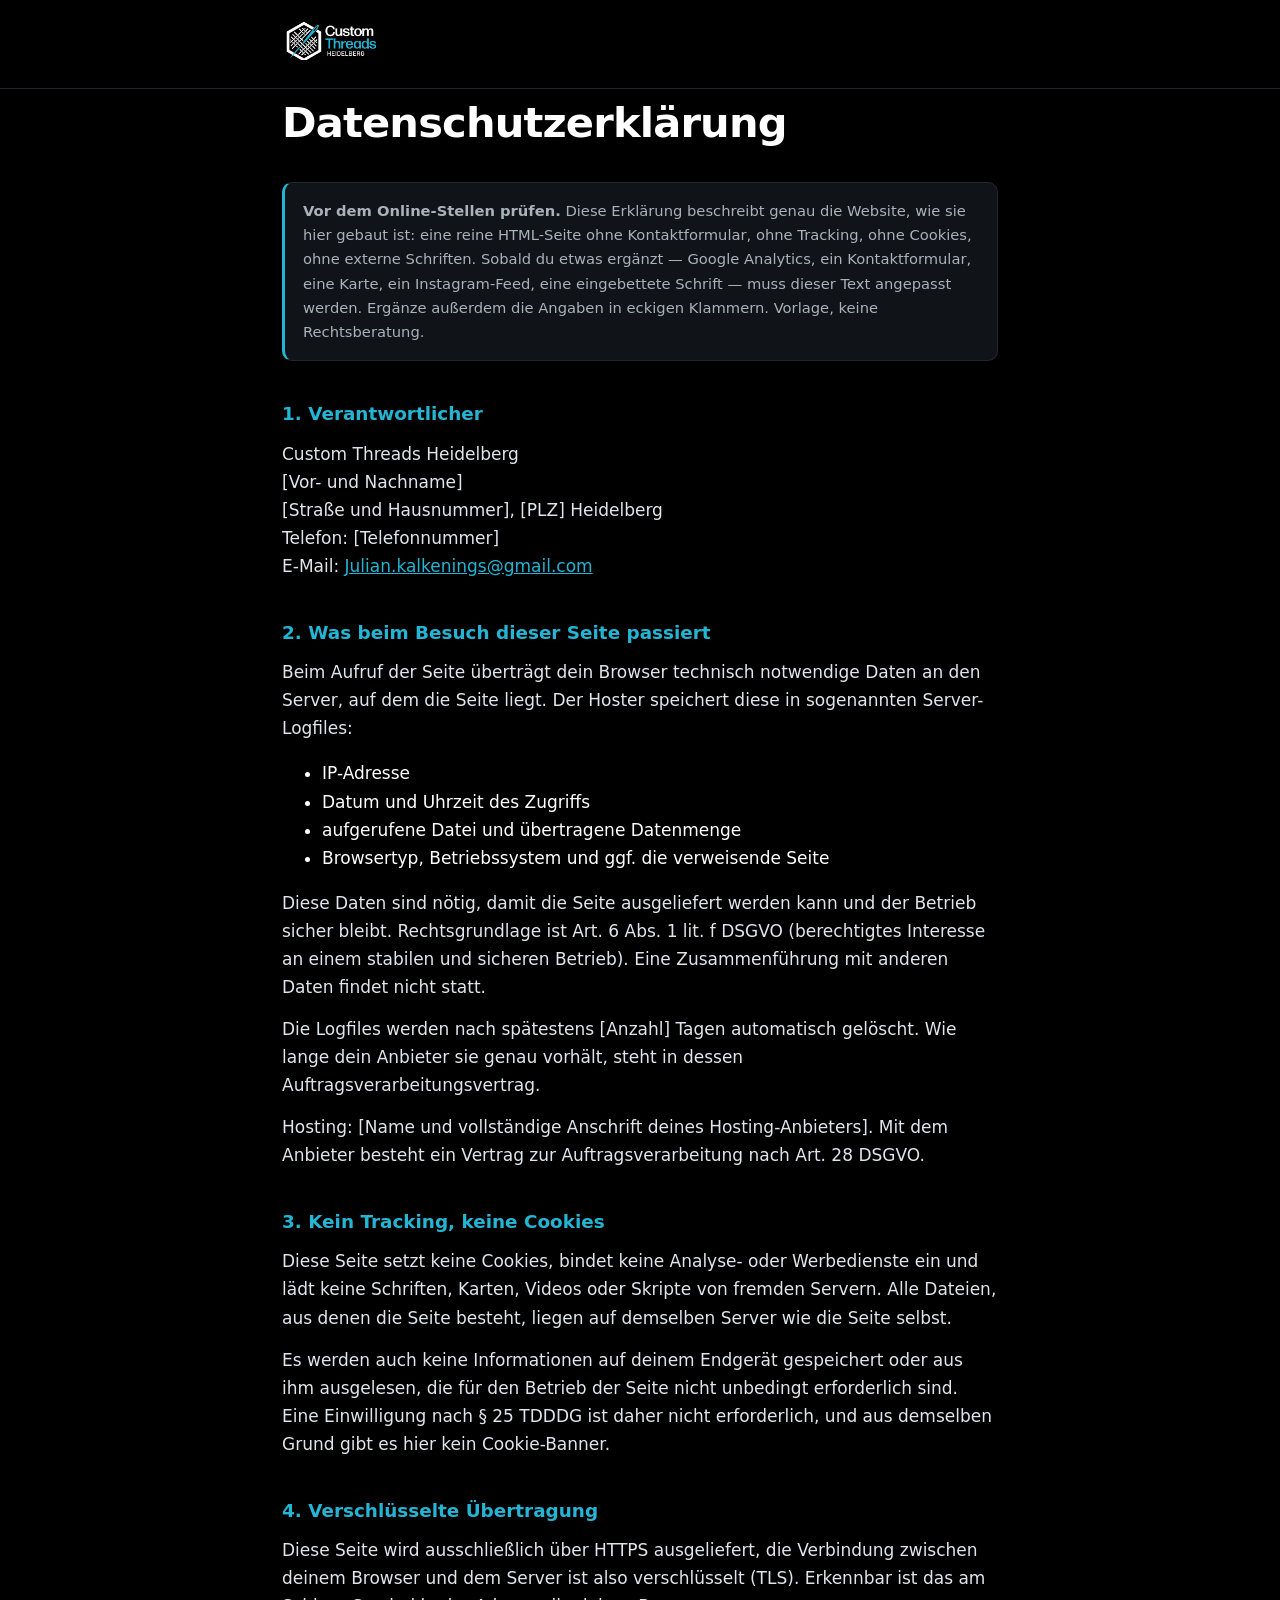
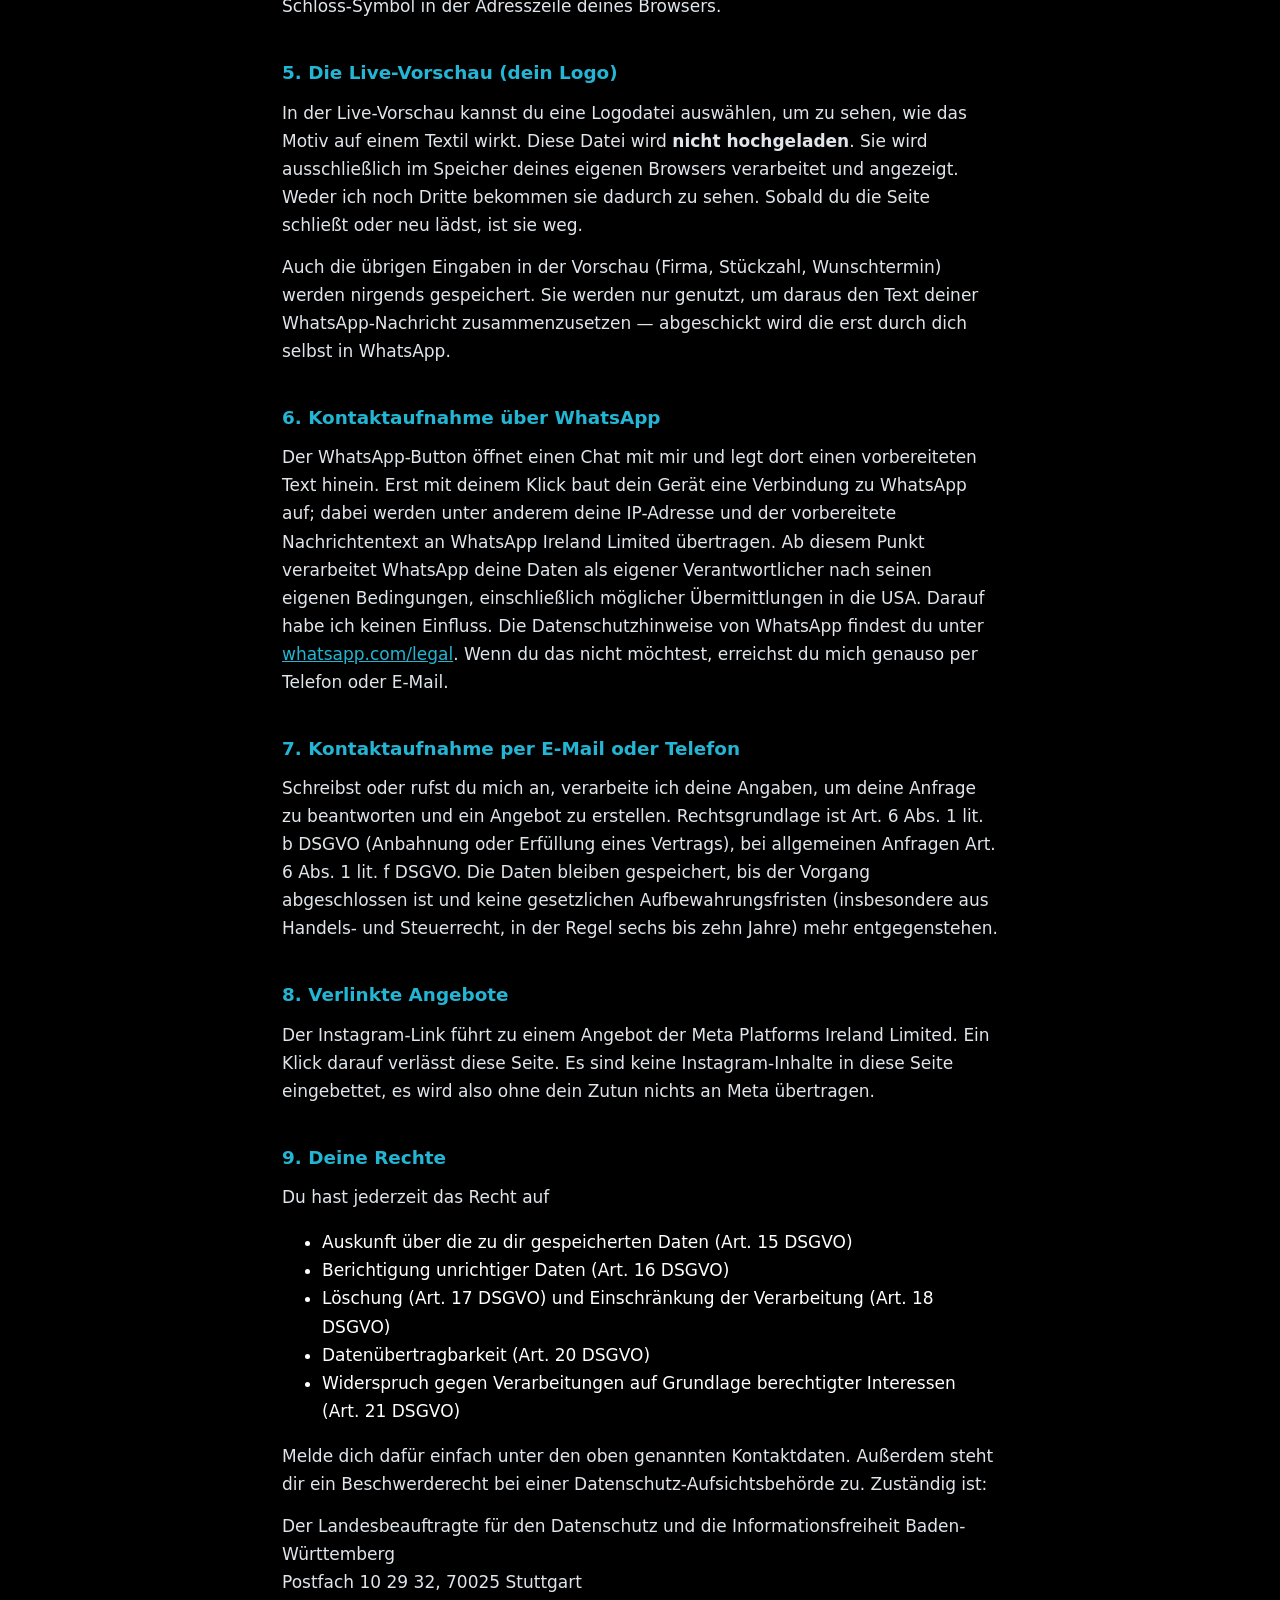
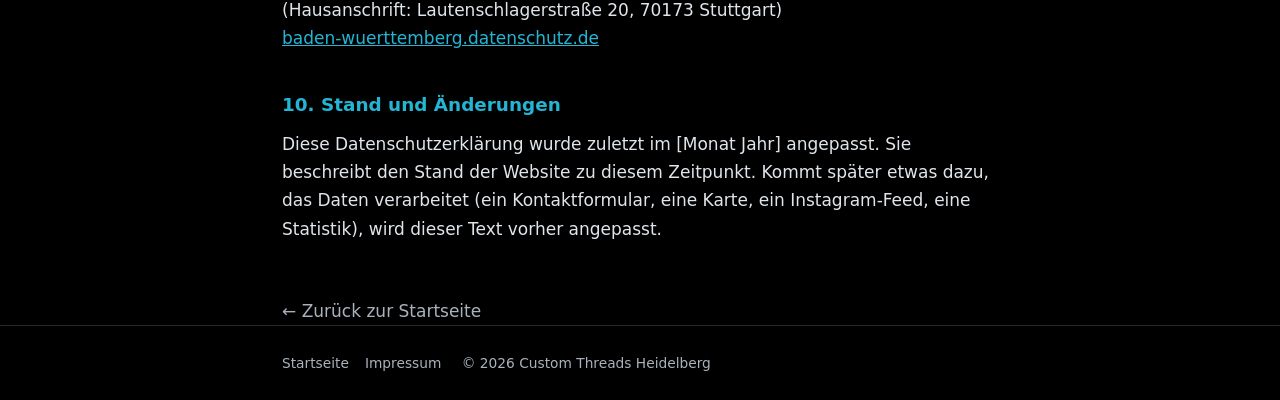
<file: datenschutz.html>
<!DOCTYPE html>
<html lang="de">
<head>
<meta charset="utf-8">
<meta name="viewport" content="width=device-width, initial-scale=1">
<title>Datenschutz — Custom Threads Heidelberg</title>
<link rel="icon" href="img/mark.png">
<meta http-equiv="Content-Security-Policy" content="default-src 'none'; script-src 'self'; style-src 'self' 'unsafe-inline'; img-src 'self' data:; font-src 'self'; base-uri 'none'; form-action 'none'; frame-ancestors 'none'; upgrade-insecure-requests">
<meta name="referrer" content="no-referrer">
<link rel="canonical" href="https://DEINE-DOMAIN.de/datenschutz.html">
<link rel="stylesheet" href="css/legal.css">
</head>
<body>
<header><div class="wrap"><a href="index.html"><img src="img/logo.png" alt="Custom Threads Heidelberg"></a></div></header>
<main class="wrap">
  <h1>Datenschutzerklärung</h1>

  <div class="note">
    <b>Vor dem Online-Stellen prüfen.</b> Diese Erklärung beschreibt genau die Website, wie sie
    hier gebaut ist: eine reine HTML-Seite ohne Kontaktformular, ohne Tracking, ohne Cookies,
    ohne externe Schriften. Sobald du etwas ergänzt — Google Analytics, ein Kontaktformular,
    eine Karte, ein Instagram-Feed, eine eingebettete Schrift — muss dieser Text angepasst werden.
    Ergänze außerdem die Angaben in eckigen Klammern. Vorlage, keine Rechtsberatung.
  </div>

  <h2>1. Verantwortlicher</h2>
  <p>
    Custom Threads Heidelberg<br>
    [Vor- und Nachname]<br>
    [Straße und Hausnummer], [PLZ] Heidelberg<br>
    Telefon: [Telefonnummer]<br>
    E-Mail: <a href="mailto:Julian.kalkenings@gmail.com">Julian.kalkenings@gmail.com</a>
  </p>

  <h2>2. Was beim Besuch dieser Seite passiert</h2>
  <p>
    Beim Aufruf der Seite überträgt dein Browser technisch notwendige Daten an den Server, auf dem
    die Seite liegt. Der Hoster speichert diese in sogenannten Server-Logfiles:
  </p>
  <ul>
    <li>IP-Adresse</li>
    <li>Datum und Uhrzeit des Zugriffs</li>
    <li>aufgerufene Datei und übertragene Datenmenge</li>
    <li>Browsertyp, Betriebssystem und ggf. die verweisende Seite</li>
  </ul>
  <p>
    Diese Daten sind nötig, damit die Seite ausgeliefert werden kann und der Betrieb sicher bleibt.
    Rechtsgrundlage ist Art. 6 Abs. 1 lit. f DSGVO (berechtigtes Interesse an einem stabilen und
    sicheren Betrieb). Eine Zusammenführung mit anderen Daten findet nicht statt.
  </p>
  <p>
    Die Logfiles werden nach spätestens [Anzahl] Tagen automatisch gelöscht. Wie lange dein Anbieter
    sie genau vorhält, steht in dessen Auftragsverarbeitungsvertrag.
  </p>
  <p>
    Hosting: [Name und vollständige Anschrift deines Hosting-Anbieters]. Mit dem Anbieter besteht ein
    Vertrag zur Auftragsverarbeitung nach Art. 28 DSGVO.
  </p>

  <h2>3. Kein Tracking, keine Cookies</h2>
  <p>
    Diese Seite setzt keine Cookies, bindet keine Analyse- oder Werbedienste ein und lädt keine
    Schriften, Karten, Videos oder Skripte von fremden Servern. Alle Dateien, aus denen die Seite
    besteht, liegen auf demselben Server wie die Seite selbst.
  </p>
  <p>
    Es werden auch keine Informationen auf deinem Endgerät gespeichert oder aus ihm ausgelesen, die
    für den Betrieb der Seite nicht unbedingt erforderlich sind. Eine Einwilligung nach
    § 25 TDDDG ist daher nicht erforderlich, und aus demselben Grund gibt es hier kein Cookie-Banner.
  </p>

  <h2>4. Verschlüsselte Übertragung</h2>
  <p>
    Diese Seite wird ausschließlich über HTTPS ausgeliefert, die Verbindung zwischen deinem Browser
    und dem Server ist also verschlüsselt (TLS). Erkennbar ist das am Schloss-Symbol in der
    Adresszeile deines Browsers.
  </p>

  <h2>5. Die Live-Vorschau (dein Logo)</h2>
  <p>
    In der Live-Vorschau kannst du eine Logodatei auswählen, um zu sehen, wie das Motiv auf einem
    Textil wirkt. Diese Datei wird <strong>nicht hochgeladen</strong>. Sie wird ausschließlich im
    Speicher deines eigenen Browsers verarbeitet und angezeigt. Weder ich noch Dritte bekommen sie
    dadurch zu sehen. Sobald du die Seite schließt oder neu lädst, ist sie weg.
  </p>
  <p>
    Auch die übrigen Eingaben in der Vorschau (Firma, Stückzahl, Wunschtermin) werden nirgends
    gespeichert. Sie werden nur genutzt, um daraus den Text deiner WhatsApp-Nachricht
    zusammenzusetzen — abgeschickt wird die erst durch dich selbst in WhatsApp.
  </p>

  <h2>6. Kontaktaufnahme über WhatsApp</h2>
  <p>
    Der WhatsApp-Button öffnet einen Chat mit mir und legt dort einen vorbereiteten Text hinein.
    Erst mit deinem Klick baut dein Gerät eine Verbindung zu WhatsApp auf; dabei werden unter anderem
    deine IP-Adresse und der vorbereitete Nachrichtentext an WhatsApp Ireland Limited übertragen.
    Ab diesem Punkt verarbeitet WhatsApp deine Daten als eigener Verantwortlicher nach seinen eigenen
    Bedingungen, einschließlich möglicher Übermittlungen in die USA. Darauf habe ich keinen
    Einfluss. Die Datenschutzhinweise von WhatsApp findest du unter
    <a href="https://www.whatsapp.com/legal/privacy-policy-eea" target="_blank" rel="noopener noreferrer">whatsapp.com/legal</a>.
    Wenn du das nicht möchtest, erreichst du mich genauso per Telefon oder E-Mail.
  </p>

  <h2>7. Kontaktaufnahme per E-Mail oder Telefon</h2>
  <p>
    Schreibst oder rufst du mich an, verarbeite ich deine Angaben, um deine Anfrage zu beantworten
    und ein Angebot zu erstellen. Rechtsgrundlage ist Art. 6 Abs. 1 lit. b DSGVO (Anbahnung oder
    Erfüllung eines Vertrags), bei allgemeinen Anfragen Art. 6 Abs. 1 lit. f DSGVO. Die Daten bleiben
    gespeichert, bis der Vorgang abgeschlossen ist und keine gesetzlichen Aufbewahrungsfristen
    (insbesondere aus Handels- und Steuerrecht, in der Regel sechs bis zehn Jahre) mehr entgegenstehen.
  </p>

  <h2>8. Verlinkte Angebote</h2>
  <p>
    Der Instagram-Link führt zu einem Angebot der Meta Platforms Ireland Limited. Ein Klick darauf
    verlässt diese Seite. Es sind keine Instagram-Inhalte in diese Seite eingebettet, es wird also
    ohne dein Zutun nichts an Meta übertragen.
  </p>

  <h2>9. Deine Rechte</h2>
  <p>Du hast jederzeit das Recht auf</p>
  <ul>
    <li>Auskunft über die zu dir gespeicherten Daten (Art. 15 DSGVO)</li>
    <li>Berichtigung unrichtiger Daten (Art. 16 DSGVO)</li>
    <li>Löschung (Art. 17 DSGVO) und Einschränkung der Verarbeitung (Art. 18 DSGVO)</li>
    <li>Datenübertragbarkeit (Art. 20 DSGVO)</li>
    <li>Widerspruch gegen Verarbeitungen auf Grundlage berechtigter Interessen (Art. 21 DSGVO)</li>
  </ul>
  <p>
    Melde dich dafür einfach unter den oben genannten Kontaktdaten. Außerdem steht dir ein
    Beschwerderecht bei einer Datenschutz-Aufsichtsbehörde zu. Zuständig ist:
  </p>
  <p>
    Der Landesbeauftragte für den Datenschutz und die Informationsfreiheit Baden-Württemberg<br>
    Postfach 10 29 32, 70025 Stuttgart<br>
    (Hausanschrift: Lautenschlagerstraße 20, 70173 Stuttgart)<br>
    <a href="https://www.baden-wuerttemberg.datenschutz.de" target="_blank" rel="noopener noreferrer">baden-wuerttemberg.datenschutz.de</a>
  </p>

  <h2>10. Stand und Änderungen</h2>
  <p>
    Diese Datenschutzerklärung wurde zuletzt im [Monat Jahr] angepasst. Sie beschreibt den Stand der
    Website zu diesem Zeitpunkt. Kommt später etwas dazu, das Daten verarbeitet (ein Kontaktformular,
    eine Karte, ein Instagram-Feed, eine Statistik), wird dieser Text vorher angepasst.
  </p>

  <a class="back" href="index.html">← Zurück zur Startseite</a>
</main>
<footer><div class="wrap">
  <a href="index.html">Startseite</a><a href="impressum.html">Impressum</a>
  © <span id="y">2026</span> Custom Threads Heidelberg
</div></footer>
<script src="js/legal.js"></script>
</body>
</html>
</file>
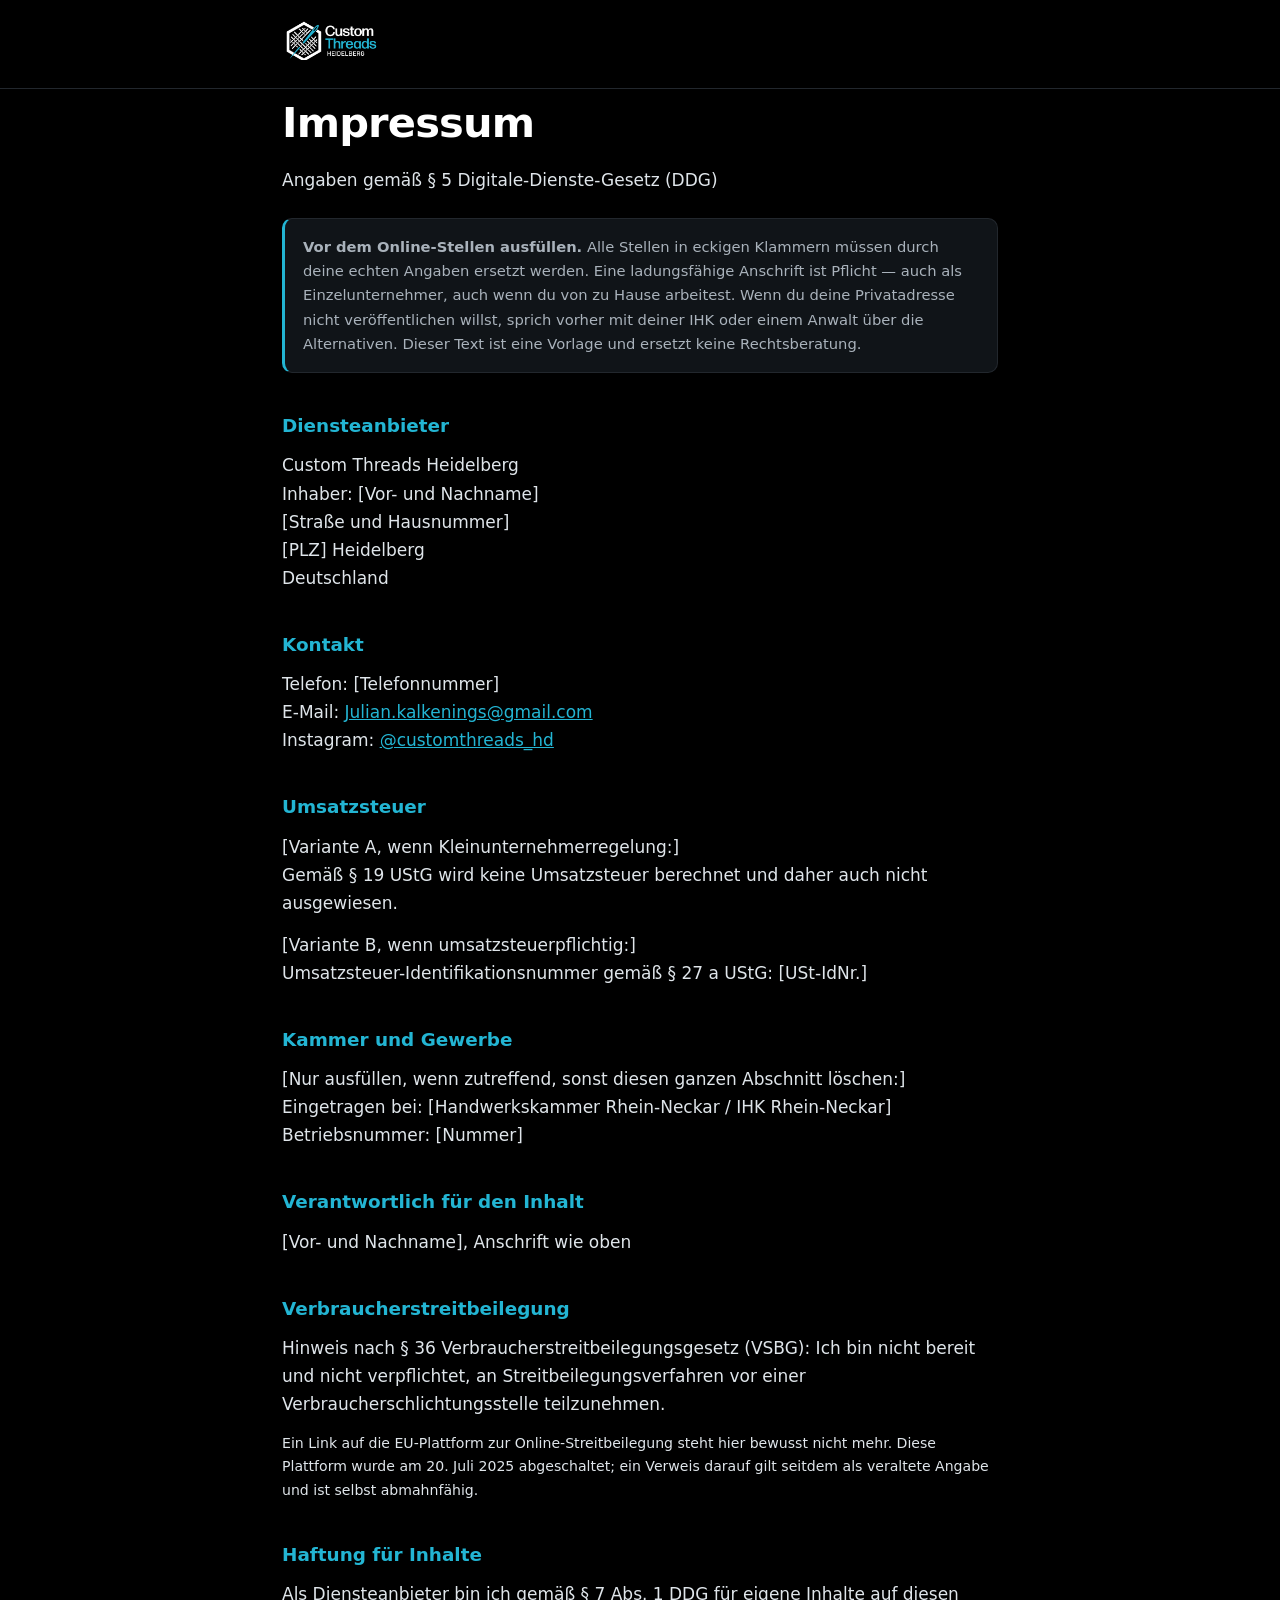
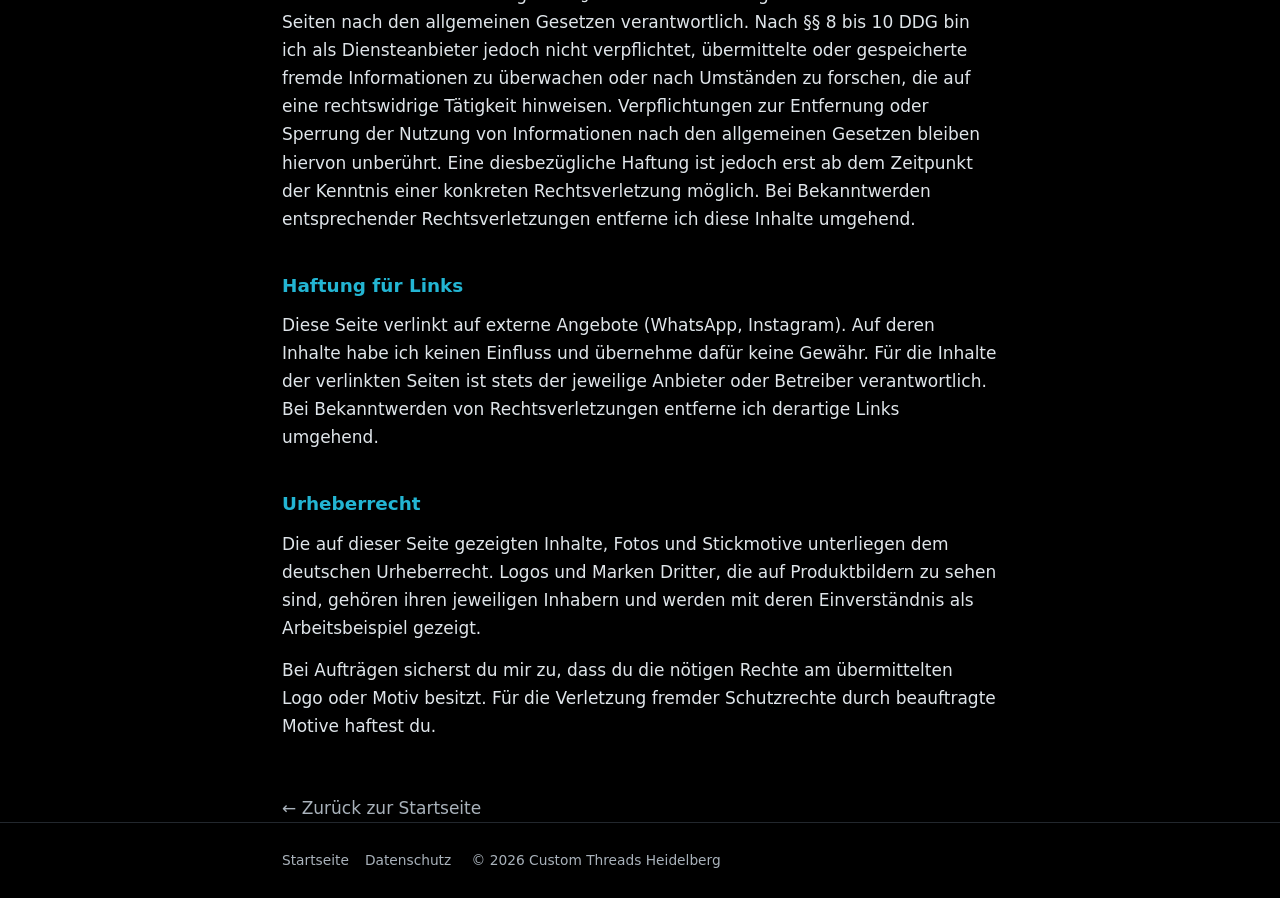
<file: impressum.html>
<!DOCTYPE html>
<html lang="de">
<head>
<meta charset="utf-8">
<meta name="viewport" content="width=device-width, initial-scale=1">
<title>Impressum — Custom Threads Heidelberg</title>
<link rel="icon" href="img/mark.png">
<meta http-equiv="Content-Security-Policy" content="default-src 'none'; script-src 'self'; style-src 'self' 'unsafe-inline'; img-src 'self' data:; font-src 'self'; base-uri 'none'; form-action 'none'; frame-ancestors 'none'; upgrade-insecure-requests">
<meta name="referrer" content="no-referrer">
<link rel="canonical" href="https://DEINE-DOMAIN.de/impressum.html">
<link rel="stylesheet" href="css/legal.css">
</head>
<body>
<header><div class="wrap"><a href="index.html"><img src="img/logo.png" alt="Custom Threads Heidelberg"></a></div></header>
<main class="wrap">
  <h1>Impressum</h1>
  <p class="muted">Angaben gemäß § 5 Digitale-Dienste-Gesetz (DDG)</p>

  <div class="note">
    <b>Vor dem Online-Stellen ausfüllen.</b> Alle Stellen in eckigen Klammern müssen durch deine
    echten Angaben ersetzt werden. Eine ladungsfähige Anschrift ist Pflicht — auch als
    Einzelunternehmer, auch wenn du von zu Hause arbeitest. Wenn du deine Privatadresse nicht
    veröffentlichen willst, sprich vorher mit deiner IHK oder einem Anwalt über die Alternativen.
    Dieser Text ist eine Vorlage und ersetzt keine Rechtsberatung.
  </div>

  <h2>Diensteanbieter</h2>
  <p>
    Custom Threads Heidelberg<br>
    Inhaber: [Vor- und Nachname]<br>
    [Straße und Hausnummer]<br>
    [PLZ] Heidelberg<br>
    Deutschland
  </p>

  <h2>Kontakt</h2>
  <p>
    Telefon: [Telefonnummer]<br>
    E-Mail: <a href="mailto:Julian.kalkenings@gmail.com">Julian.kalkenings@gmail.com</a><br>
    Instagram: <a href="https://www.instagram.com/customthreads_hd/" target="_blank" rel="noopener noreferrer">@customthreads_hd</a>
  </p>

  <h2>Umsatzsteuer</h2>
  <p>
    [Variante A, wenn Kleinunternehmerregelung:]<br>
    Gemäß § 19 UStG wird keine Umsatzsteuer berechnet und daher auch nicht ausgewiesen.
  </p>
  <p>
    [Variante B, wenn umsatzsteuerpflichtig:]<br>
    Umsatzsteuer-Identifikationsnummer gemäß § 27 a UStG: [USt-IdNr.]
  </p>

  <h2>Kammer und Gewerbe</h2>
  <p>
    [Nur ausfüllen, wenn zutreffend, sonst diesen ganzen Abschnitt löschen:]<br>
    Eingetragen bei: [Handwerkskammer Rhein-Neckar / IHK Rhein-Neckar]<br>
    Betriebsnummer: [Nummer]
  </p>

  <h2>Verantwortlich für den Inhalt</h2>
  <p>[Vor- und Nachname], Anschrift wie oben</p>

  <h2>Verbraucherstreitbeilegung</h2>
  <p>
    Hinweis nach § 36 Verbraucherstreitbeilegungsgesetz (VSBG): Ich bin nicht bereit und nicht
    verpflichtet, an Streitbeilegungsverfahren vor einer Verbraucherschlichtungsstelle teilzunehmen.
  </p>
  <p class="muted" style="font-size:.88rem">
    Ein Link auf die EU-Plattform zur Online-Streitbeilegung steht hier bewusst nicht mehr. Diese
    Plattform wurde am 20. Juli 2025 abgeschaltet; ein Verweis darauf gilt seitdem als veraltete
    Angabe und ist selbst abmahnfähig.
  </p>

  <h2>Haftung für Inhalte</h2>
  <p>
    Als Diensteanbieter bin ich gemäß § 7 Abs. 1 DDG für eigene Inhalte auf diesen Seiten nach den
    allgemeinen Gesetzen verantwortlich. Nach §§ 8 bis 10 DDG bin ich als Diensteanbieter jedoch
    nicht verpflichtet, übermittelte oder gespeicherte fremde Informationen zu überwachen oder nach
    Umständen zu forschen, die auf eine rechtswidrige Tätigkeit hinweisen. Verpflichtungen zur
    Entfernung oder Sperrung der Nutzung von Informationen nach den allgemeinen Gesetzen bleiben
    hiervon unberührt. Eine diesbezügliche Haftung ist jedoch erst ab dem Zeitpunkt der Kenntnis
    einer konkreten Rechtsverletzung möglich. Bei Bekanntwerden entsprechender Rechtsverletzungen
    entferne ich diese Inhalte umgehend.
  </p>

  <h2>Haftung für Links</h2>
  <p>
    Diese Seite verlinkt auf externe Angebote (WhatsApp, Instagram). Auf deren Inhalte habe ich
    keinen Einfluss und übernehme dafür keine Gewähr. Für die Inhalte der verlinkten Seiten ist
    stets der jeweilige Anbieter oder Betreiber verantwortlich. Bei Bekanntwerden von
    Rechtsverletzungen entferne ich derartige Links umgehend.
  </p>

  <h2>Urheberrecht</h2>
  <p>
    Die auf dieser Seite gezeigten Inhalte, Fotos und Stickmotive unterliegen dem deutschen
    Urheberrecht. Logos und Marken Dritter, die auf Produktbildern zu sehen sind, gehören ihren
    jeweiligen Inhabern und werden mit deren Einverständnis als Arbeitsbeispiel gezeigt.
  </p>
  <p>
    Bei Aufträgen sicherst du mir zu, dass du die nötigen Rechte am übermittelten Logo oder Motiv
    besitzt. Für die Verletzung fremder Schutzrechte durch beauftragte Motive haftest du.
  </p>

  <a class="back" href="index.html">← Zurück zur Startseite</a>
</main>
<footer><div class="wrap">
  <a href="index.html">Startseite</a><a href="datenschutz.html">Datenschutz</a>
  © <span id="y">2026</span> Custom Threads Heidelberg
</div></footer>
<script src="js/legal.js"></script>
</body>
</html>
</file>
<file: css/style.css>
/* -------------------------------------------------------------------
   SCHRIFT
   Die Seite laedt bewusst KEINE Schrift von Google-Servern, weil dabei
   die IP-Adresse deiner Besucher an Google uebertragen wird (in
   Deutschland mehrfach abgemahnt). Sie nutzt die Systemschrift.

   Wenn du Poppins willst (die Schrift aus deinen Instagram-Grafiken):
   1. auf gwfh.mranftl.com "Poppins" waehlen, Gewichte 400/500/600/800,
      Format woff2, herunterladen
   2. die .woff2-Dateien in einen Ordner "fonts" neben die index.html legen
   3. den folgenden Block einkommentieren (die Zeilen mit dem Sternchen
      davor und danach entfernen)

@font-face{font-family:'Poppins';font-style:normal;font-weight:400;font-display:swap;src:url('fonts/poppins-v21-latin-regular.woff2') format('woff2')}
@font-face{font-family:'Poppins';font-style:normal;font-weight:500;font-display:swap;src:url('fonts/poppins-v21-latin-500.woff2') format('woff2')}
@font-face{font-family:'Poppins';font-style:normal;font-weight:600;font-display:swap;src:url('fonts/poppins-v21-latin-600.woff2') format('woff2')}
@font-face{font-family:'Poppins';font-style:normal;font-weight:800;font-display:swap;src:url('fonts/poppins-v21-latin-800.woff2') format('woff2')}

   ------------------------------------------------------------------- */
/* ============================================================
   CUSTOM THREADS HEIDELBERG — Website
   Farben, Schriften und Abstände stehen alle hier oben.
   ============================================================ */
:root{
  --cyan:#23B5D3;
  --cyan-dark:#1795b0;
  --black:#000000;
  --panel:#0d0f11;
  --panel-2:#15181c;
  --line:#22272d;
  --text:#ffffff;
  --muted:#a9b2bb;
  --radius:16px;
  --r-pill:999px;   /* Buttons, Chips, Badges */
  --r-panel:22px;   /* grosse Flaechen: Konfigurator, Stage */
  --r-card:16px;    /* Karten, Galerie, Showcase */
  --r-box:14px;     /* kleine Boxen: Summary, Drop, Kontaktzeile */
  --r-chip:12px;    /* Eingabefelder, Mini-Kacheln */
  --maxw:1180px;
  --font:'Poppins',system-ui,-apple-system,"Segoe UI",Roboto,Arial,sans-serif;
}
*{box-sizing:border-box}
html{scroll-behavior:smooth}
body{
  margin:0;background:var(--black);color:var(--text);
  font-family:var(--font);font-size:17px;line-height:1.6;
  -webkit-font-smoothing:antialiased;overflow-x:hidden;
}
img{max-width:100%;display:block}
a{color:inherit}
.wrap{width:100%;max-width:var(--maxw);margin:0 auto;padding:0 22px}
section{padding:88px 0}
h1,h2,h3{line-height:1.08;margin:0 0 18px;font-weight:800;letter-spacing:-.02em}
h1{font-size:clamp(2.3rem,6.2vw,4.2rem)}
h2{font-size:clamp(1.85rem,4.2vw,3rem)}
h3{font-size:1.15rem;letter-spacing:-.01em}
p{margin:0 0 16px;color:#dfe5ea}
.c{color:var(--cyan)}
.muted{color:var(--muted)}
.eyebrow{
  display:inline-block;font-size:.78rem;font-weight:600;letter-spacing:.18em;
  text-transform:uppercase;color:var(--cyan);margin-bottom:14px
}

/* ---------- Buttons ---------- */
.btn{
  display:inline-flex;align-items:center;gap:10px;justify-content:center;
  padding:15px 26px;border-radius:999px;font-weight:600;font-size:1rem;
  text-decoration:none;border:2px solid transparent;cursor:pointer;
  transition:transform .15s ease,background .15s ease,border-color .15s ease;
  font-family:var(--font);
}
.btn:hover{transform:translateY(-2px)}
.btn-wa{background:#25D366;color:#062b12;border-color:#25D366}
.btn-wa:hover{background:#41e07d;border-color:#41e07d}
.btn-cyan{background:var(--cyan);color:#00181f;border-color:var(--cyan)}
.btn-cyan:hover{background:#3fc9e6;border-color:#3fc9e6}
.btn-ghost{background:transparent;color:#fff;border-color:#3a444d}
.btn-ghost:hover{border-color:var(--cyan);color:var(--cyan)}
.btn:disabled{opacity:.38;cursor:not-allowed;transform:none;filter:saturate(.35)}
.btn svg{width:20px;height:20px;flex:none}

/* ---------- Header ---------- */
header{
  position:sticky;top:0;z-index:60;background:rgba(0,0,0,.82);
  backdrop-filter:blur(12px);border-bottom:1px solid var(--line)
}
.nav{display:flex;align-items:center;gap:26px;height:74px}
.nav .logo img{height:40px;width:auto}
.nav nav{margin-left:auto;display:flex;gap:26px}
.nav nav a{
  text-decoration:none;font-size:.94rem;font-weight:500;color:#cfd6dc;
  padding:6px 0;border-bottom:2px solid transparent
}
.nav nav a:hover{color:#fff;border-color:var(--cyan)}
.nav .btn{padding:11px 20px;font-size:.92rem}
.burger{display:none;margin-left:auto;background:none;border:0;color:#fff;padding:8px;cursor:pointer}
.burger svg{width:28px;height:28px}
@media(max-width:960px){
  .nav nav{
    position:fixed;inset:74px 0 auto 0;background:#07090b;flex-direction:column;
    gap:0;padding:10px 22px 22px;border-bottom:1px solid var(--line);
    display:none
  }
  .nav nav.open{display:flex}
  .nav nav a{padding:14px 0;border-bottom:1px solid var(--line);font-size:1.05rem}
  .burger{display:block}
  .nav>.btn{display:none}
}

/* ---------- Hero ---------- */
.hero{
  padding:74px 0 70px;position:relative;overflow:hidden;
  background-image:
    linear-gradient(110deg,rgba(0,0,0,.94) 0%,rgba(2,13,25,.82) 48%,rgba(8,47,67,.56) 100%),
    url("../img/maschine_header.PNG");
  background-size:cover;
  background-position:center 44%;
}
.hero::before{
  content:"";position:absolute;left:50%;top:-180px;width:900px;height:520px;
  transform:translateX(-50%);background:radial-gradient(ellipse at center,rgba(35,181,211,.22),transparent 68%);
  pointer-events:none
}
.hero-grid{display:block;position:relative}
.hero-grid>div:first-child{max-width:760px}
.hero h1 span{display:block}
.hero .lead{font-size:1.16rem;max-width:52ch;color:#c9d2d9}
.hero-cta{display:flex;flex-wrap:wrap;gap:14px;margin-top:28px}
.hero-note{margin-top:18px;font-size:.9rem;color:var(--muted)}
@media(max-width:560px){
  .hero{background-position:center center}
}
/* ---------- Trust bar ---------- */
.trust{border-top:1px solid var(--line);border-bottom:1px solid var(--line);padding:26px 0;background:#050607}
.trust ul{list-style:none;margin:0;padding:0;display:grid;grid-template-columns:repeat(4,1fr);gap:18px}
.trust li{display:flex;gap:11px;align-items:flex-start;font-size:.95rem;color:#d5dce2}
.trust li b{display:block;font-weight:600;color:#fff}
.trust svg{width:22px;height:22px;color:var(--cyan);flex:none;margin-top:2px}
@media(max-width:820px){.trust ul{grid-template-columns:repeat(2,1fr)}}
@media(max-width:480px){.trust ul{grid-template-columns:1fr}}

/* ---------- Konfigurator ---------- */
.cfg{background:linear-gradient(180deg,#000 0%,#0a0d10 40%,#000 100%)}
.cfg-head{max-width:660px;margin-bottom:38px}
.cfg-progress{display:flex;align-items:center;max-width:760px;margin:0 auto 28px;padding:0 4px}
.cfg-progress-step{display:flex;align-items:center;gap:9px;border:0;background:none;color:#69747d;padding:0;font:inherit;cursor:pointer}
.cfg-progress-step span{display:grid;place-items:center;width:34px;height:34px;border:1px solid #39434b;border-radius:50%;font-size:.72rem;font-weight:700;letter-spacing:.08em}
.cfg-progress-step b{font-size:.8rem;font-weight:600;letter-spacing:.08em;text-transform:uppercase}
.cfg-progress-step.active{color:#fff}
.cfg-progress-step.active span{background:var(--cyan);border-color:var(--cyan);color:#00171e}
.cfg-progress-step:disabled{cursor:default;opacity:.55}
.cfg-progress>i{height:1px;flex:1;background:var(--line);margin:0 16px}
.cfg-grid{display:grid;grid-template-columns:minmax(0,1fr) minmax(0,1fr);gap:34px;align-items:start}
@media(min-width:961px){
  .cfg-grid{align-items:stretch}
  .cfg-grid>.stage,.cfg-grid>.panel{height:100%}
}
@media(max-width:960px){.cfg-grid{grid-template-columns:1fr}}
.stage{
  position:sticky;top:96px;background:var(--panel);border:1px solid var(--line);
  border-radius:22px;padding:18px;scroll-margin-top:92px
}
@media(max-width:960px){.stage{position:static}}
@media(max-width:960px){
  .cfg-grid{display:flex;flex-direction:column;gap:18px}
  .cfg-grid .panel{order:1}
  .cfg-grid .stage{order:2}
  .cfg-grid.preview-first .stage{
    order:1;position:sticky;top:92px;z-index:20;
    box-shadow:0 12px 28px rgba(0,0,0,.55)
  }
  .cfg-grid.preview-first .panel{order:2}
  .cfg-grid.preview-first #stage-svg{height:300px;max-height:none;object-fit:contain}
  .cfg-grid.preview-first .stage-hint{display:none}
}
.stage-top{display:flex;align-items:center;justify-content:space-between;margin-bottom:8px}
.badge{
  font-size:.7rem;font-weight:600;letter-spacing:.14em;text-transform:uppercase;
  color:var(--cyan);border:1px solid rgba(35,181,211,.45);border-radius:999px;padding:5px 12px
}
#stage-svg{width:100%;height:auto;display:block;touch-action:none;cursor:grab}
#stage-svg.dragging{cursor:grabbing}
.stage-hint{font-size:.82rem;color:var(--muted);text-align:center;margin:6px 0 0}
.drop{
  margin-top:14px;border:2px dashed #2e3841;border-radius:14px;padding:20px;text-align:center;
  transition:border-color .15s,background .15s;cursor:pointer
}
.drop.over{border-color:var(--cyan);background:rgba(35,181,211,.07)}
.drop b{display:block;font-weight:600;margin-bottom:4px}
.drop span{font-size:.85rem;color:var(--muted)}
.drop input{display:none}

.panel{background:var(--panel);border:1px solid var(--line);border-radius:22px;padding:26px}
.cfg-step h3{margin:2px 0 9px;font-size:1.65rem;line-height:1.12;letter-spacing:0}
.cfg-step{scroll-margin-top:92px}
.step-lead{margin:0 0 26px;color:var(--muted);font-size:.94rem;line-height:1.55}
.field-title-row{display:flex;justify-content:space-between;align-items:baseline;gap:12px}
.product-note{font-size:.72rem;color:var(--cyan);white-space:nowrap}
.product-empty{margin:0;padding:18px;border:1px dashed #39434b;border-radius:14px;color:var(--muted);font-size:.9rem}
.produktwahl{display:grid;gap:9px}
.product-card{display:grid;grid-template-columns:32px 1fr auto;align-items:center;gap:12px;width:100%;text-align:left;background:var(--panel-2);border:1px solid var(--line);border-radius:13px;color:#dbe2e8;padding:12px 13px;font:inherit;cursor:pointer;transition:border-color .14s,background .14s,transform .14s}
.product-card:hover{border-color:#52606b;transform:translateX(2px)}
.product-card[aria-pressed="true"]{background:rgba(35,181,211,.11);border-color:var(--cyan);color:#fff}
.product-index{font-size:.72rem;color:var(--cyan);font-weight:700}
.product-card b,.product-card small{display:block}
.product-card b{font-size:.96rem;font-weight:600}
.product-card small{margin-top:2px;color:var(--muted);font-size:.8rem}
.product-arrow{font-size:1.2rem;color:var(--cyan)}
.step-actions{display:flex;justify-content:flex-end;gap:10px;margin-top:28px}
.step-actions .btn{min-width:190px}
.step-actions-split{justify-content:space-between}
.step-reset{align-self:center;color:var(--muted);font-size:.82rem;text-decoration:none}
.step-reset:hover{color:#fff}
.compact-field{margin-bottom:20px}
.cfg-step .drop{margin-top:0}
.cfg-step .minis{margin-bottom:24px}
.cfg-step .fineprint{margin-top:14px}
.cfg-step[hidden]{display:none}
.field{margin-bottom:24px}
.field:last-child{margin-bottom:0}
.field>label,.flabel{
  display:block;font-size:.76rem;font-weight:600;letter-spacing:.14em;text-transform:uppercase;
  color:var(--muted);margin-bottom:11px
}
.chips{display:flex;flex-wrap:wrap;gap:9px}
.chip{
  background:var(--panel-2);border:1px solid var(--line);color:#dbe2e8;
  padding:10px 16px;border-radius:999px;font-size:.92rem;cursor:pointer;font-family:var(--font);
  transition:all .14s ease
}
.chip:hover{border-color:#3d4750;color:#fff}
.chip[aria-pressed="true"]{background:var(--cyan);border-color:var(--cyan);color:#00171e;font-weight:600}
.swatches{display:flex;flex-wrap:wrap;gap:12px}
.sw{
  width:40px;height:40px;border-radius:11px;border:2px solid #2b333b;cursor:pointer;padding:0;
  position:relative;transition:transform .14s,box-shadow .14s
}
.sw:hover{transform:scale(1.06)}
.sw[aria-pressed="true"]{border-color:var(--cyan);box-shadow:0 0 0 3px rgba(35,181,211,.28)}
.sw::after{
  content:"";position:absolute;inset:0;border-radius:10px;
  box-shadow:inset 0 -14px 18px rgba(0,0,0,.16)
}
.farbe-name{font-size:.88rem;color:#fff;margin:12px 0 0;font-weight:500}
.farbe-name span{color:var(--muted);font-weight:400}
input[type=range]{width:100%;accent-color:var(--cyan);height:26px}
.rangerow{display:flex;justify-content:space-between;align-items:baseline;margin-bottom:2px}
.rangerow output{font-weight:600;color:var(--cyan)}
.grid2{display:grid;grid-template-columns:1fr 1fr;gap:14px}
@media(max-width:520px){.grid2{grid-template-columns:1fr}}
@media(max-width:560px){
  .cfg-head{margin-bottom:26px}
  .cfg-head h2{font-size:2.15rem;line-height:1.04}
  .cfg-head .muted{font-size:1rem;line-height:1.55}
  .cfg-grid{display:flex;flex-direction:column;gap:16px}
  .cfg-grid .panel{order:1}
  .cfg-grid .stage{order:2}
  .cfg-grid.preview-first .stage{
    order:1;position:sticky;top:76px;z-index:20;padding:10px;
    box-shadow:0 12px 28px rgba(0,0,0,.55)
  }
  .cfg-grid.preview-first .panel{order:2}
  .stage{padding:12px;border-radius:18px}
  .stage-top{margin-bottom:6px}
  #stage-svg{max-height:48vh;object-fit:contain}
  .stage-hint{font-size:.76rem;margin-top:4px}
  .cfg-grid.preview-first #stage-svg{height:210px;max-height:none}
  .cfg-grid.preview-first .stage-hint{display:none}
  .cfg-progress{align-items:flex-start}
  .cfg-progress-step{flex-direction:column;gap:5px;text-align:center}
  .cfg-progress-step b{font-size:.62rem;letter-spacing:.04em}
  .cfg-progress>i{margin:16px 8px 0}
  .panel{padding:20px 17px}
  .cfg-step h3{font-size:1.4rem}
  .step-actions,.step-actions-split{flex-direction:column-reverse}
  .step-actions .btn{width:100%}
  .step-reset{text-align:center}
}
input[type=text],input[type=number],textarea,select{
  width:100%;background:var(--panel-2);border:1px solid var(--line);color:#fff;
  border-radius:12px;padding:13px 15px;font-family:var(--font);font-size:.98rem
}
input:focus,textarea:focus,select:focus{outline:2px solid var(--cyan);outline-offset:1px;border-color:transparent}
.summary{
  background:#07090b;border:1px solid var(--line);border-radius:14px;padding:16px 18px;
  font-size:.92rem;margin-bottom:18px
}
.summary dl{margin:0;display:grid;grid-template-columns:auto 1fr;gap:6px 16px}
.summary dt{color:var(--muted)}
.summary dd{margin:0;font-weight:500;text-align:right}
.cfg-actions{display:flex;flex-wrap:wrap;gap:12px}
.cfg-actions .btn{flex:1 1 200px}
.fineprint{font-size:.8rem;color:var(--muted);margin:16px 0 0}

/* ---------- Arbeiten-Galerie ---------- */
.motive{background:#05070a;border-top:1px solid var(--line);padding-top:72px;padding-bottom:72px}
.motiv-filter{display:flex;flex-wrap:wrap;gap:9px;margin:30px 0 26px}
.motiv-grid{display:grid;grid-template-columns:minmax(0,1fr);gap:14px;min-width:0;margin-top:30px}
.werk-group{min-width:0;padding:0}
.werk-group-head{display:flex;align-items:baseline;gap:10px;margin-bottom:10px}
.werk-group h3{font-size:.82rem;letter-spacing:.14em;text-transform:uppercase;margin:0;color:#fff}
.werk-group-head span{font-size:.76rem;color:var(--muted)}
.werk-row{
  display:flex;width:100%;min-width:0;gap:18px;overflow-x:auto;padding:2px 2px 4px;
  scroll-snap-type:x mandatory;scroll-behavior:smooth;scrollbar-width:none;
  cursor:grab;touch-action:pan-x;overscroll-behavior-x:contain
}
.werk-row::-webkit-scrollbar{display:none}
.werk-row.dragging{cursor:grabbing;scroll-behavior:auto;scroll-snap-type:none;user-select:none}
.werk-row .werk{flex:0 0 clamp(220px,23vw,280px);scroll-snap-align:start}

.werk{
  margin:0;height:100%;background:var(--panel);border:1px solid var(--line);
  border-radius:var(--radius);overflow:hidden;display:flex;flex-direction:column;
  transition:border-color .16s,transform .16s
}
.werk:hover{border-color:var(--cyan);transform:translateY(-3px)}
.werk .shot{aspect-ratio:1;overflow:hidden;background:#0a0c0e}
.werk .shot img{width:100%;height:100%;object-fit:cover;transition:transform .4s ease}
.werk:hover .shot img{transform:scale(1.04)}
.werk .txt{padding:12px 14px 14px;flex:1;display:flex;flex-direction:column;align-items:flex-start}
.werk b{font-weight:600;font-size:.92rem;display:block;margin-bottom:2px;white-space:nowrap;overflow:hidden;text-overflow:ellipsis;max-width:100%}
.werk .cat{font-size:.72rem;color:var(--muted);display:block;margin-bottom:10px}
.werk .tag{
  display:inline-block;margin-top:auto;padding-top:0;font-size:.62rem;letter-spacing:.08em;text-transform:uppercase;
  color:var(--cyan);border:0;border-radius:0;padding:0
}
.motiv-note{
  margin-top:24px;background:var(--panel);border:1px solid var(--line);border-left:3px solid var(--cyan);
  border-radius:12px;padding:16px 18px;font-size:.88rem;color:var(--muted);max-width:820px
}
.motiv-note b{color:#fff;font-weight:600}
.motiv-note p{color:var(--muted);margin:0 0 12px}
.motiv-note p:last-child{margin:0}

/* ---------- Produktauswahl, gruppiert ---------- */
.produktwahl{display:flex;flex-direction:column;gap:8px}
.chipgroup{
  font-size:.7rem;letter-spacing:.14em;text-transform:uppercase;color:#5f6970;
  margin-top:6px
}
.chipgroup:first-child{margin-top:0}
.chiprow{display:flex;flex-wrap:wrap;gap:9px;margin-bottom:4px}

/* ---------- Stoff-Auswahl ---------- */
.artikel select{font-size:.92rem;padding:12px 13px}
.artikel .meta{font-size:.82rem;color:var(--muted);margin:9px 0 0}

/* ---------- Logo-Fallback im Konfigurator ---------- */
.minis{margin-top:14px}
.minis-label{display:block;font-size:.82rem;color:var(--muted);margin-bottom:9px;text-align:center}
.mini-row{display:flex;flex-wrap:wrap;gap:8px;justify-content:center}
.mini{
  width:56px;background:var(--panel-2);border:1px solid var(--line);border-radius:12px;
  padding:6px 4px 5px;cursor:pointer;font-family:var(--font);color:var(--muted);
  transition:border-color .14s,transform .14s
}
.mini:hover{border-color:var(--cyan);transform:translateY(-2px);color:#fff}
.mini:focus-visible{outline:2px solid var(--cyan);outline-offset:2px}
.mini img{width:100%;height:32px;object-fit:contain}
.mini span{display:block;font-size:.58rem;line-height:1.2;margin-top:4px;overflow:hidden;
  text-overflow:ellipsis;white-space:nowrap}
.motiv-active{
  display:none;align-items:center;gap:12px;margin-top:12px;background:#07090b;
  border:1px solid var(--line);border-radius:12px;padding:11px 13px
}
.motiv-active.on{display:flex}
.motiv-active img{width:38px;height:38px;object-fit:contain;flex:none}
.motiv-active .t{font-size:.9rem;font-weight:600;line-height:1.3}
.motiv-active .s{font-size:.76rem;color:var(--muted)}
.motiv-active button{
  margin-left:auto;background:none;border:1px solid var(--line);color:var(--muted);
  border-radius:999px;padding:6px 12px;font-size:.78rem;cursor:pointer;font-family:var(--font)
}
.motiv-active button:hover{border-color:var(--cyan);color:var(--cyan)}

/* ---------- Branchen ---------- */
.cards{display:grid;grid-template-columns:repeat(3,1fr);gap:18px}
@media(max-width:900px){.cards{grid-template-columns:repeat(2,1fr)}}
@media(max-width:560px){.cards{grid-template-columns:1fr}}
.card{
  background:var(--panel);border:1px solid var(--line);border-radius:var(--radius);
  padding:26px;transition:border-color .16s,transform .16s
}
.card:hover{border-color:var(--cyan);transform:translateY(-3px)}
.card .ico{
  width:46px;height:46px;border-radius:12px;background:rgba(35,181,211,.12);
  display:grid;place-items:center;margin-bottom:16px;color:var(--cyan)
}
.card .ico svg{width:24px;height:24px}
.card p{font-size:.94rem;color:var(--muted);margin:0}
.card h3{margin-bottom:8px}

/* ---------- Weitere Inhaltsbereiche ---------- */
.gallery{display:grid;grid-template-columns:repeat(6,1fr);gap:20px;margin-top:34px}
@media(max-width:900px){.gallery{grid-template-columns:repeat(3,1fr)}}
@media(max-width:520px){.gallery{grid-template-columns:repeat(2,1fr)}}
.gal figure{margin:0;text-align:center}
.gal img{
  width:100%;aspect-ratio:1;border-radius:50%;border:3px solid var(--cyan);
  object-fit:cover;background:#111
}
.gal figcaption{font-size:.8rem;color:var(--muted);margin-top:10px}
.showcase{display:grid;grid-template-columns:1fr 1fr;gap:20px;margin-top:44px}
@media(max-width:760px){.showcase{grid-template-columns:1fr}}
.showcase img{border-radius:var(--radius);border:1px solid var(--line);width:100%;object-fit:cover}

/* ---------- Ablauf ---------- */
.steps{display:grid;grid-template-columns:repeat(3,1fr);gap:22px;margin-top:38px}
@media(max-width:820px){.steps{grid-template-columns:1fr}}
.step{border-top:2px solid var(--cyan);padding-top:20px}
.step .n{font-size:2.6rem;font-weight:800;color:var(--cyan);line-height:1;margin-bottom:10px}
.step p{font-size:.94rem;color:var(--muted);margin:0}

/* ---------- FAQ ---------- */
.faq{max-width:820px;margin:34px auto 0}
details{border-bottom:1px solid var(--line)}
details summary{
  cursor:pointer;padding:20px 40px 20px 0;font-weight:600;list-style:none;position:relative;font-size:1.03rem
}
details summary::-webkit-details-marker{display:none}
details summary::after{
  content:"+";position:absolute;right:6px;top:17px;font-size:1.6rem;color:var(--cyan);
  font-weight:400;transition:transform .18s
}
details[open] summary::after{transform:rotate(45deg)}
details .body{padding:0 0 22px;color:var(--muted);font-size:.96rem}
details .body p{color:var(--muted)}

/* ---------- Kontakt ---------- */
.contact{background:#05070a;border-top:1px solid var(--line)}
.contact-grid{display:grid;grid-template-columns:minmax(0,1fr) minmax(0,1fr);gap:44px;align-items:center}
@media(max-width:860px){.contact-grid{grid-template-columns:minmax(0,1fr);gap:28px}}
.contact-grid>*{min-width:0}
.contact-list{list-style:none;margin:26px 0 0;padding:0;display:grid;gap:14px}
.contact-list li{min-width:0}
.contact-list a{
  display:flex;align-items:center;gap:14px;width:100%;min-width:0;text-decoration:none;
  background:var(--panel);border:1px solid var(--line);border-radius:14px;padding:16px 18px;
  transition:border-color .15s,transform .15s
}
.contact-list a:hover{border-color:var(--cyan);transform:translateX(3px)}
.contact-list svg{width:24px;height:24px;color:var(--cyan);flex:none}
.contact-list b{display:block;font-size:.78rem;color:var(--muted);font-weight:500;letter-spacing:.08em;text-transform:uppercase}
.contact-list span{font-weight:600}

/* ---------- Footer ---------- */
footer{background:#000;border-top:1px solid var(--line);padding:38px 0;font-size:.88rem;color:var(--muted)}
.foot{display:flex;flex-wrap:wrap;gap:18px;align-items:center;justify-content:space-between}
.foot img{height:44px;width:auto}
.foot a{color:var(--muted);text-decoration:none;margin-right:18px}
.foot a:hover{color:var(--cyan)}

/* ---------- Sticky mobile CTA ---------- */
.mobile-cta{
  display:none;position:fixed;left:0;right:0;bottom:0;z-index:70;gap:10px;padding:10px 14px
  calc(10px + env(safe-area-inset-bottom));background:rgba(0,0,0,.92);border-top:1px solid var(--line);
  backdrop-filter:blur(10px)
}
.mobile-cta .btn{flex:1;padding:13px 12px;font-size:.94rem}
@media(max-width:720px){.mobile-cta{display:flex}body{padding-bottom:76px}}

.sr-only{position:absolute;width:1px;height:1px;overflow:hidden;clip:rect(0 0 0 0);white-space:nowrap}
.reveal{opacity:0;transform:translateY(22px);transition:opacity .6s ease,transform .6s ease}
.reveal.in{opacity:1;transform:none}
@media(prefers-reduced-motion:reduce){.reveal{opacity:1;transform:none;transition:none}.btn:hover{transform:none}}

/* ============================================================
   NACHTRAG: Fokus, Flaechen und die vereinheitlichte Label-Skala
   Siehe anleitung/UX-SYSTEM.md. Nichts hier drin veraendert das
   Aussehen im Ruhezustand, es macht nur Muster verbindlich.
   ============================================================ */

/* ---------- Sichtbarer Fokus fuer Tastatur und Screenreader ----------
  Vorher hatten nur die Formularfelder und der Logo-Fallback einen
   sichtbaren Fokus. Ohne den ist die Seite per Tastatur nicht bedienbar,
   und das ist auch ein Barrierefreiheits-Kriterium (WCAG 2.4.7).
   :where() hat Spezifitaet 0, ueberschreibt also nichts Bestehendes. */
:where(a, button, summary, input, select, textarea, [tabindex]):focus-visible{
  outline:3px solid var(--cyan);
  outline-offset:3px;
}
.btn:focus-visible, .chip:focus-visible{outline-offset:4px}
.sw:focus-visible{outline-offset:5px}
details summary:focus-visible{outline-offset:-3px}

/* ---------- Abgesetzte Sektionen ----------
   Ersetzt die style="background:#05070a..." Attribute, die vorher
   direkt im HTML standen. Jede zweite Sektion ist leicht abgesetzt. */
.alt{background:#05070a;border-top:1px solid var(--line)}
.alt-b{border-bottom:1px solid var(--line)}

/* ---------- Label-Skala vereinheitlicht ----------
   Es gab fuenf Varianten der gleichen Idee (Grossbuchstaben, gesperrt,
   klein). Jetzt sind es drei Groessen mit einer Sperrung. */
.werk .tag{font-size:.7rem;letter-spacing:.14em}
.contact-list b{letter-spacing:.14em}
</file>
<file: css/legal.css>
:root{--cyan:#23B5D3;--line:#22272d;--muted:#a9b2bb}
*{box-sizing:border-box}
body{margin:0;background:#000;color:#fff;font-family:'Poppins',system-ui,-apple-system,"Segoe UI",Roboto,Arial,sans-serif;line-height:1.65;font-size:17px}
.wrap{max-width:760px;margin:0 auto;padding:0 22px}
header{border-bottom:1px solid var(--line);padding:20px 0}
header img{height:40px}
main{padding:56px 0 80px}
h1{font-size:clamp(1.9rem,5vw,2.6rem);font-weight:800;letter-spacing:-.02em;margin:0 0 8px}
h2{font-size:1.15rem;font-weight:600;margin:38px 0 10px;color:var(--cyan)}
p{margin:0 0 14px;color:#dfe5ea}
a{color:var(--cyan)}
.note{background:#101418;border:1px solid var(--line);border-left:3px solid var(--cyan);border-radius:10px;padding:16px 18px;color:var(--muted);font-size:.92rem;margin:24px 0}
.back{display:inline-block;margin-top:40px;color:var(--muted);text-decoration:none}
.back:hover{color:var(--cyan)}
footer{border-top:1px solid var(--line);padding:26px 0;color:var(--muted);font-size:.86rem}
footer a{color:var(--muted);text-decoration:none;margin-right:16px}
</file>
